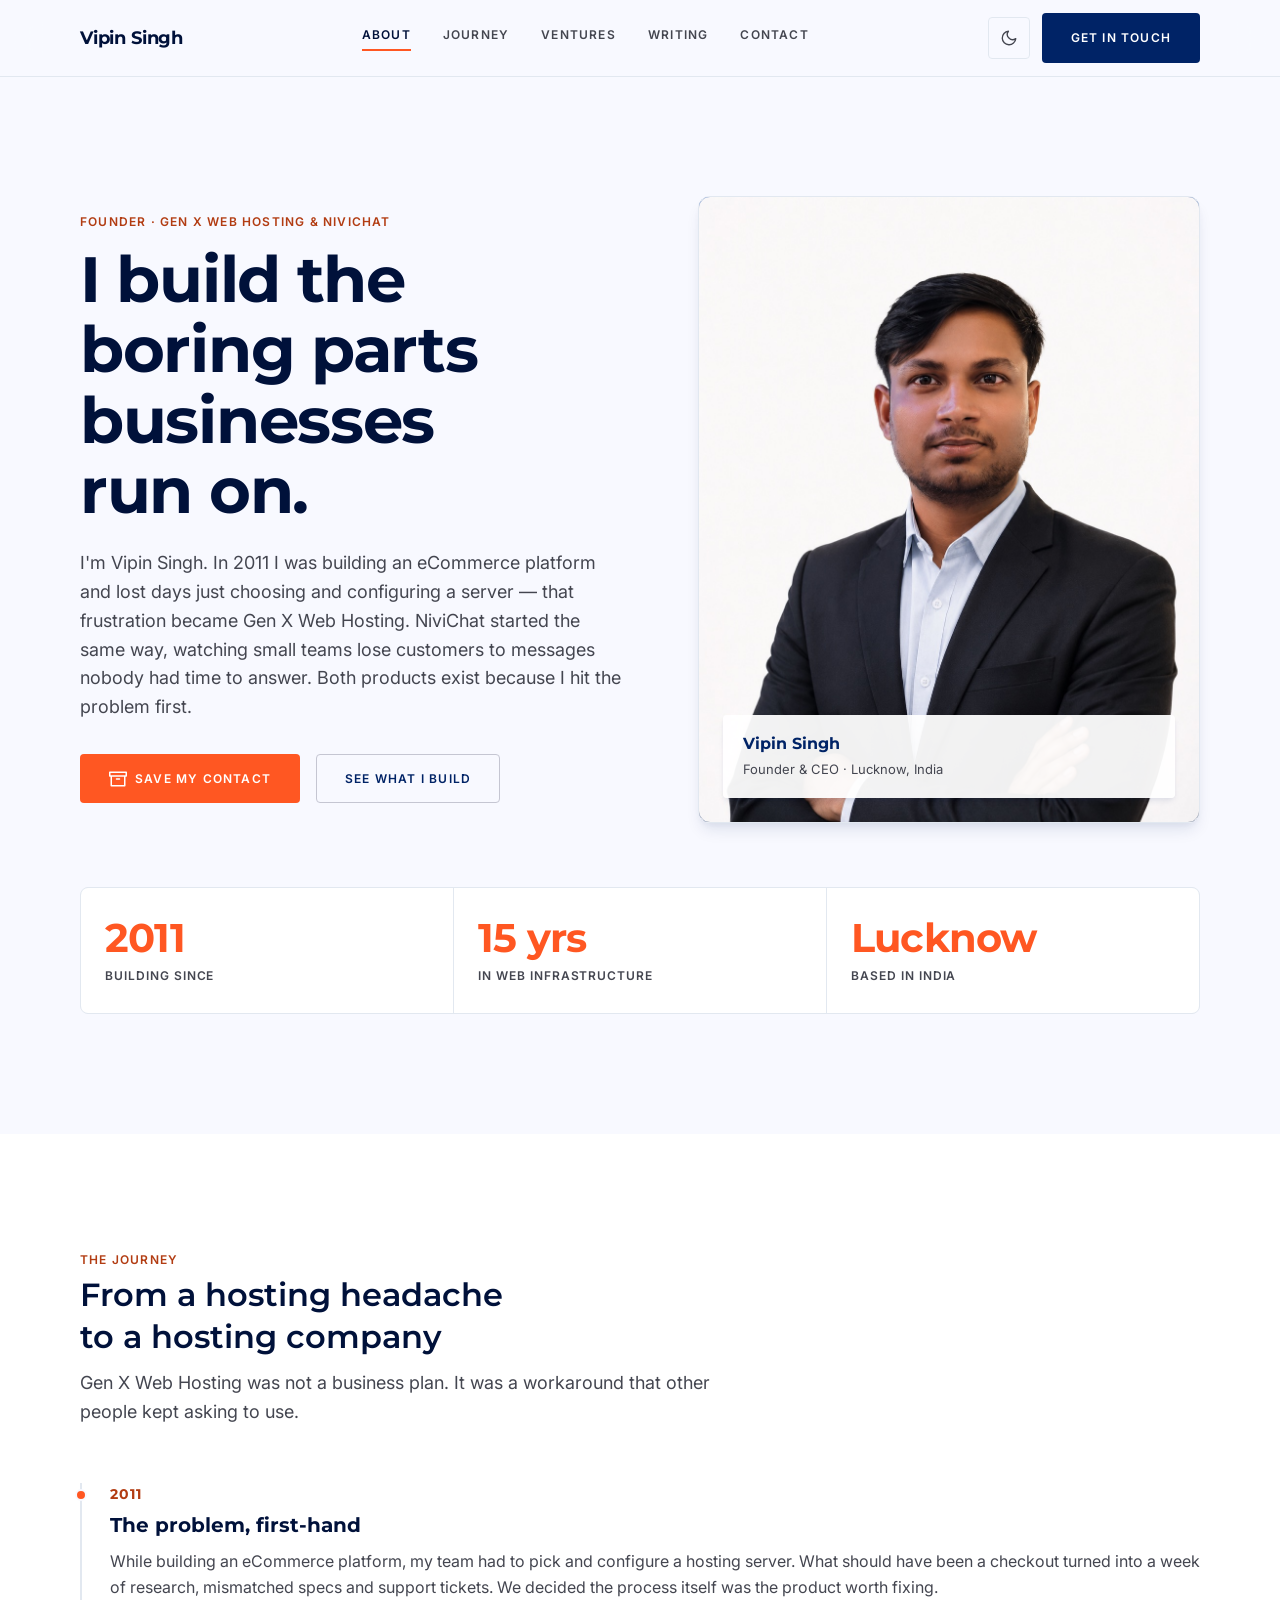
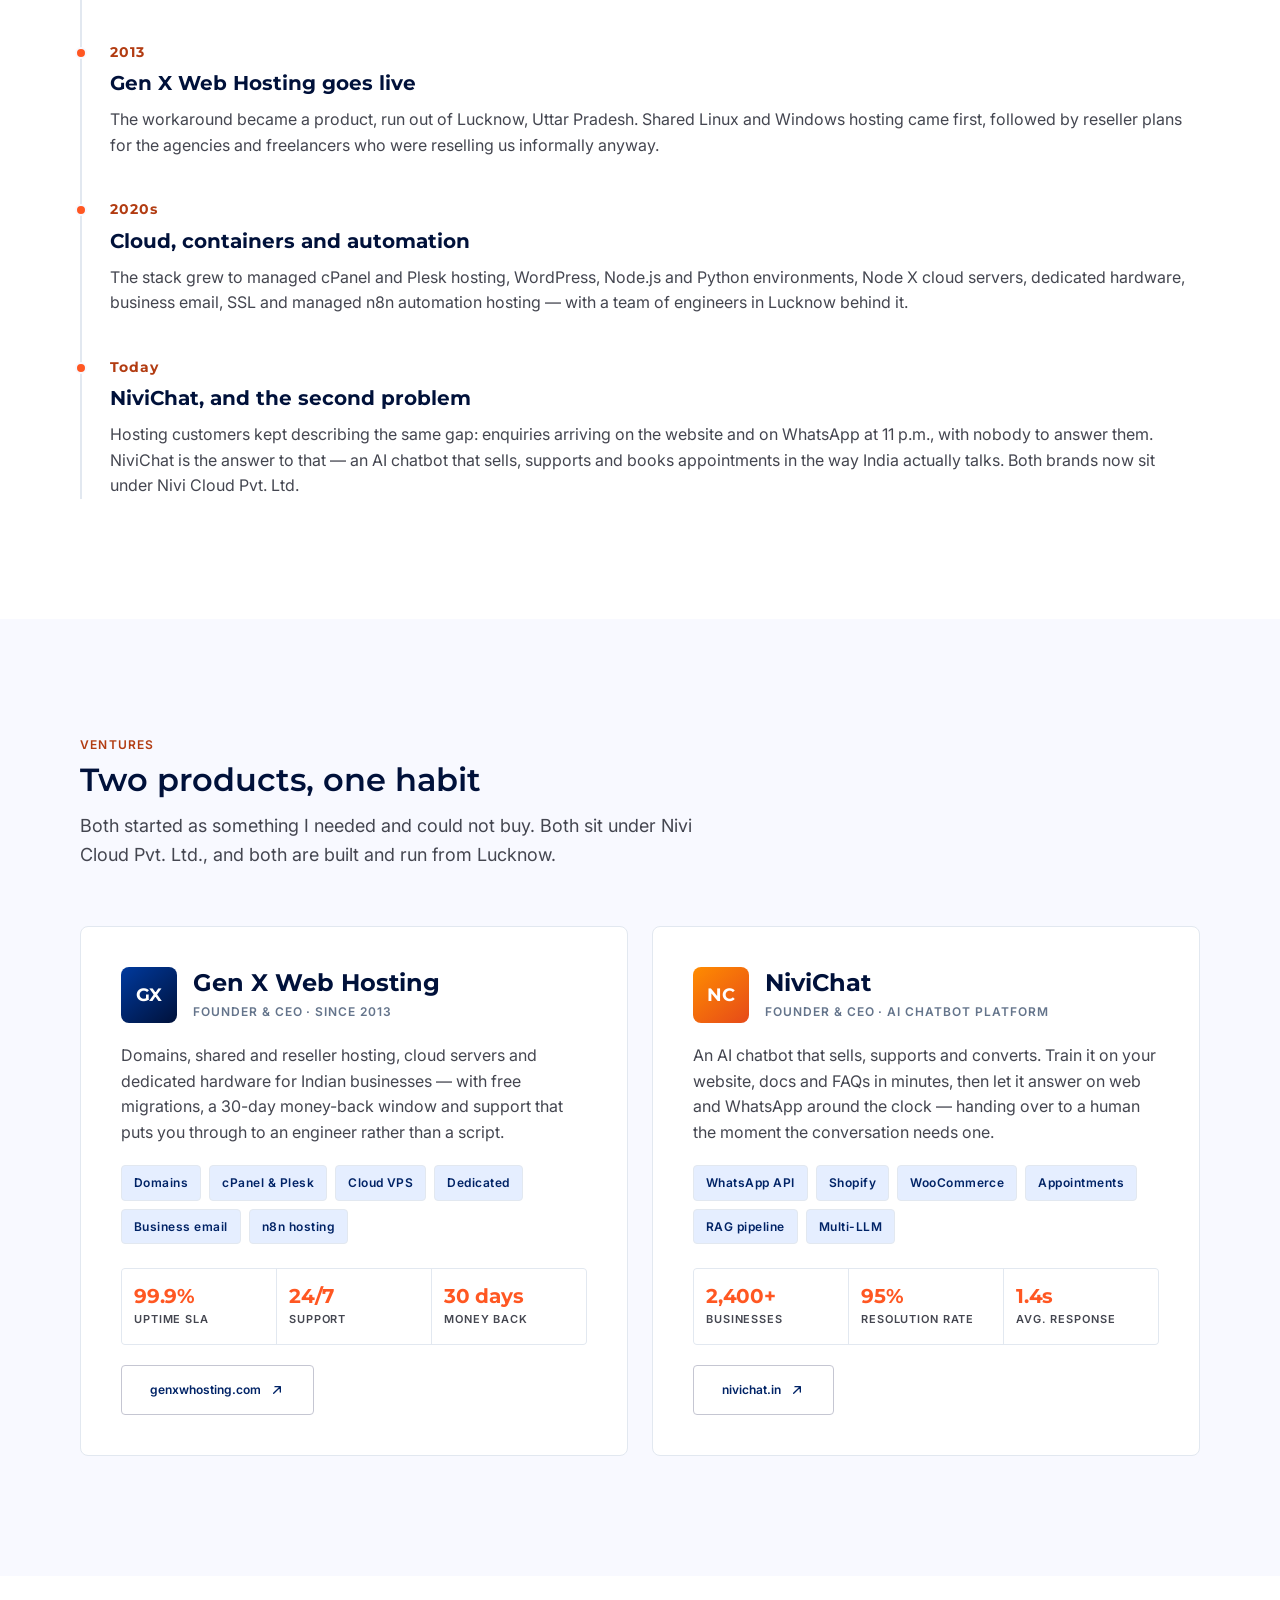
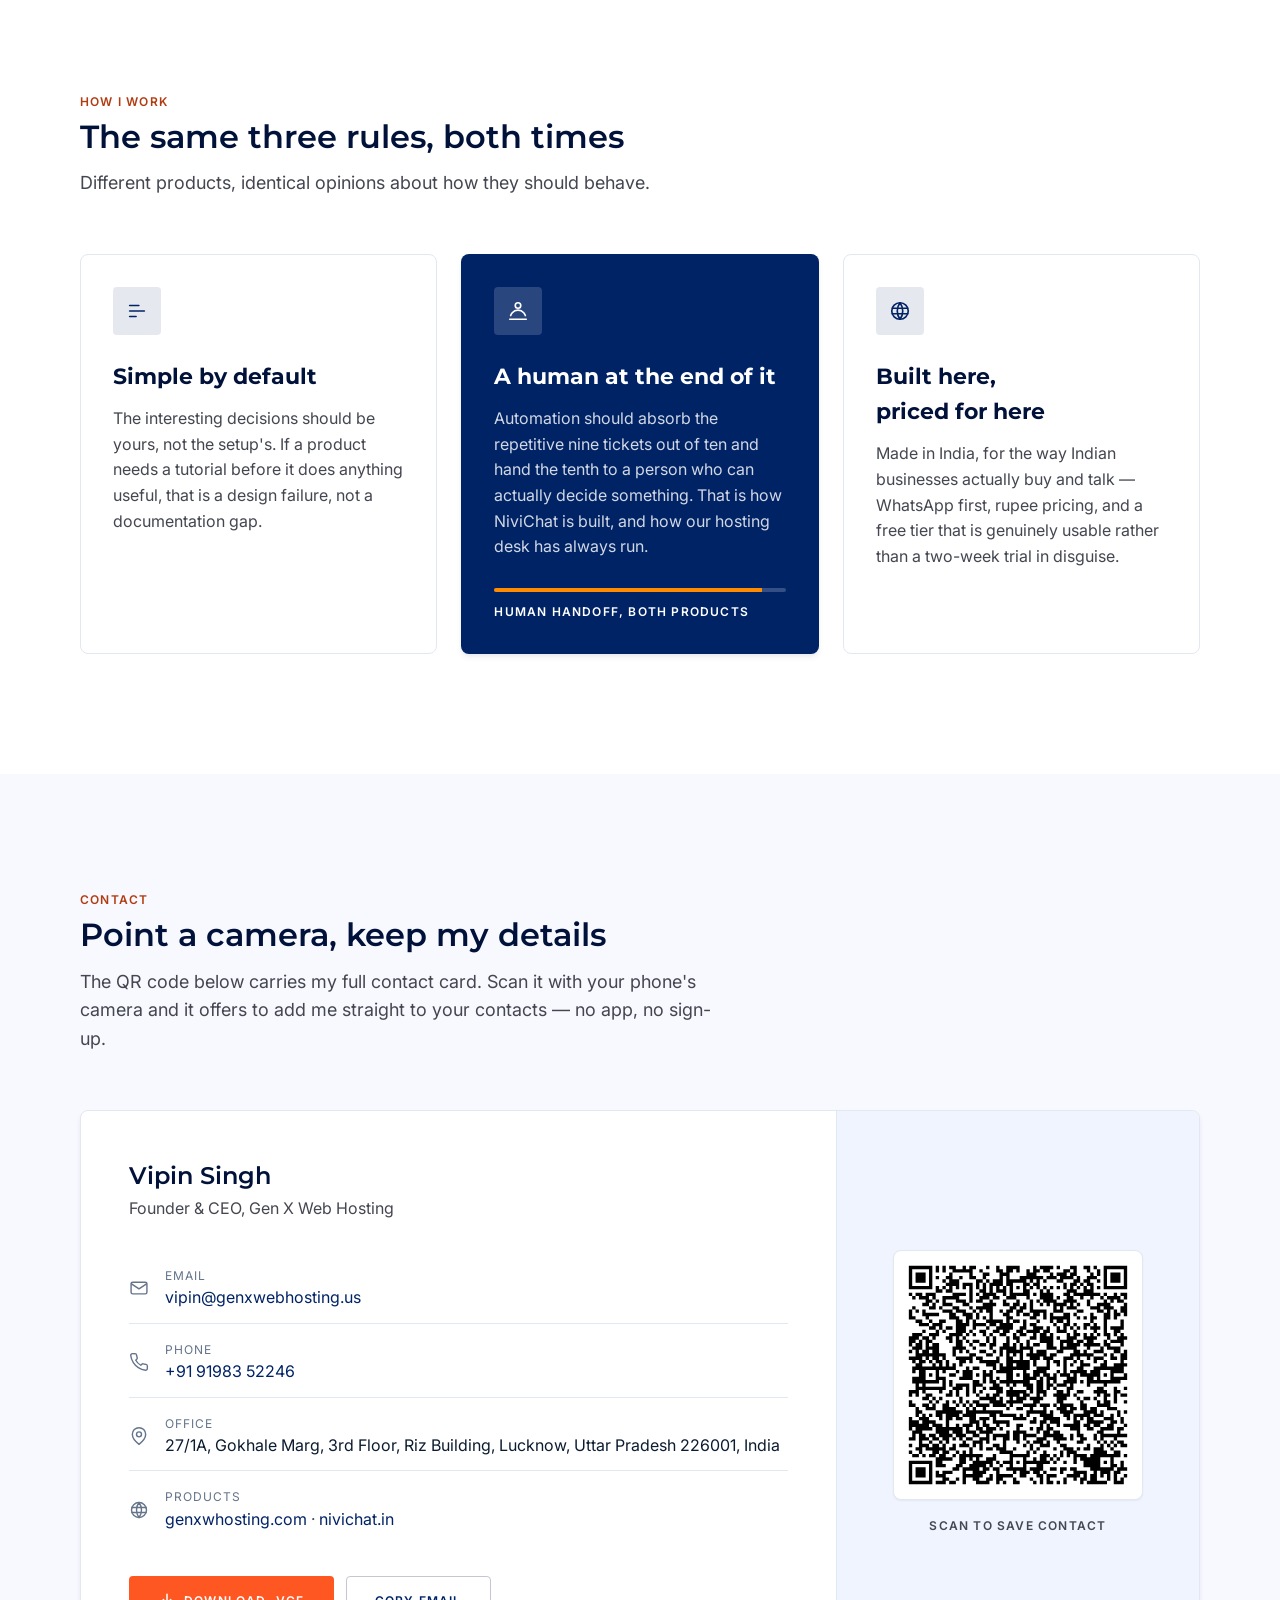
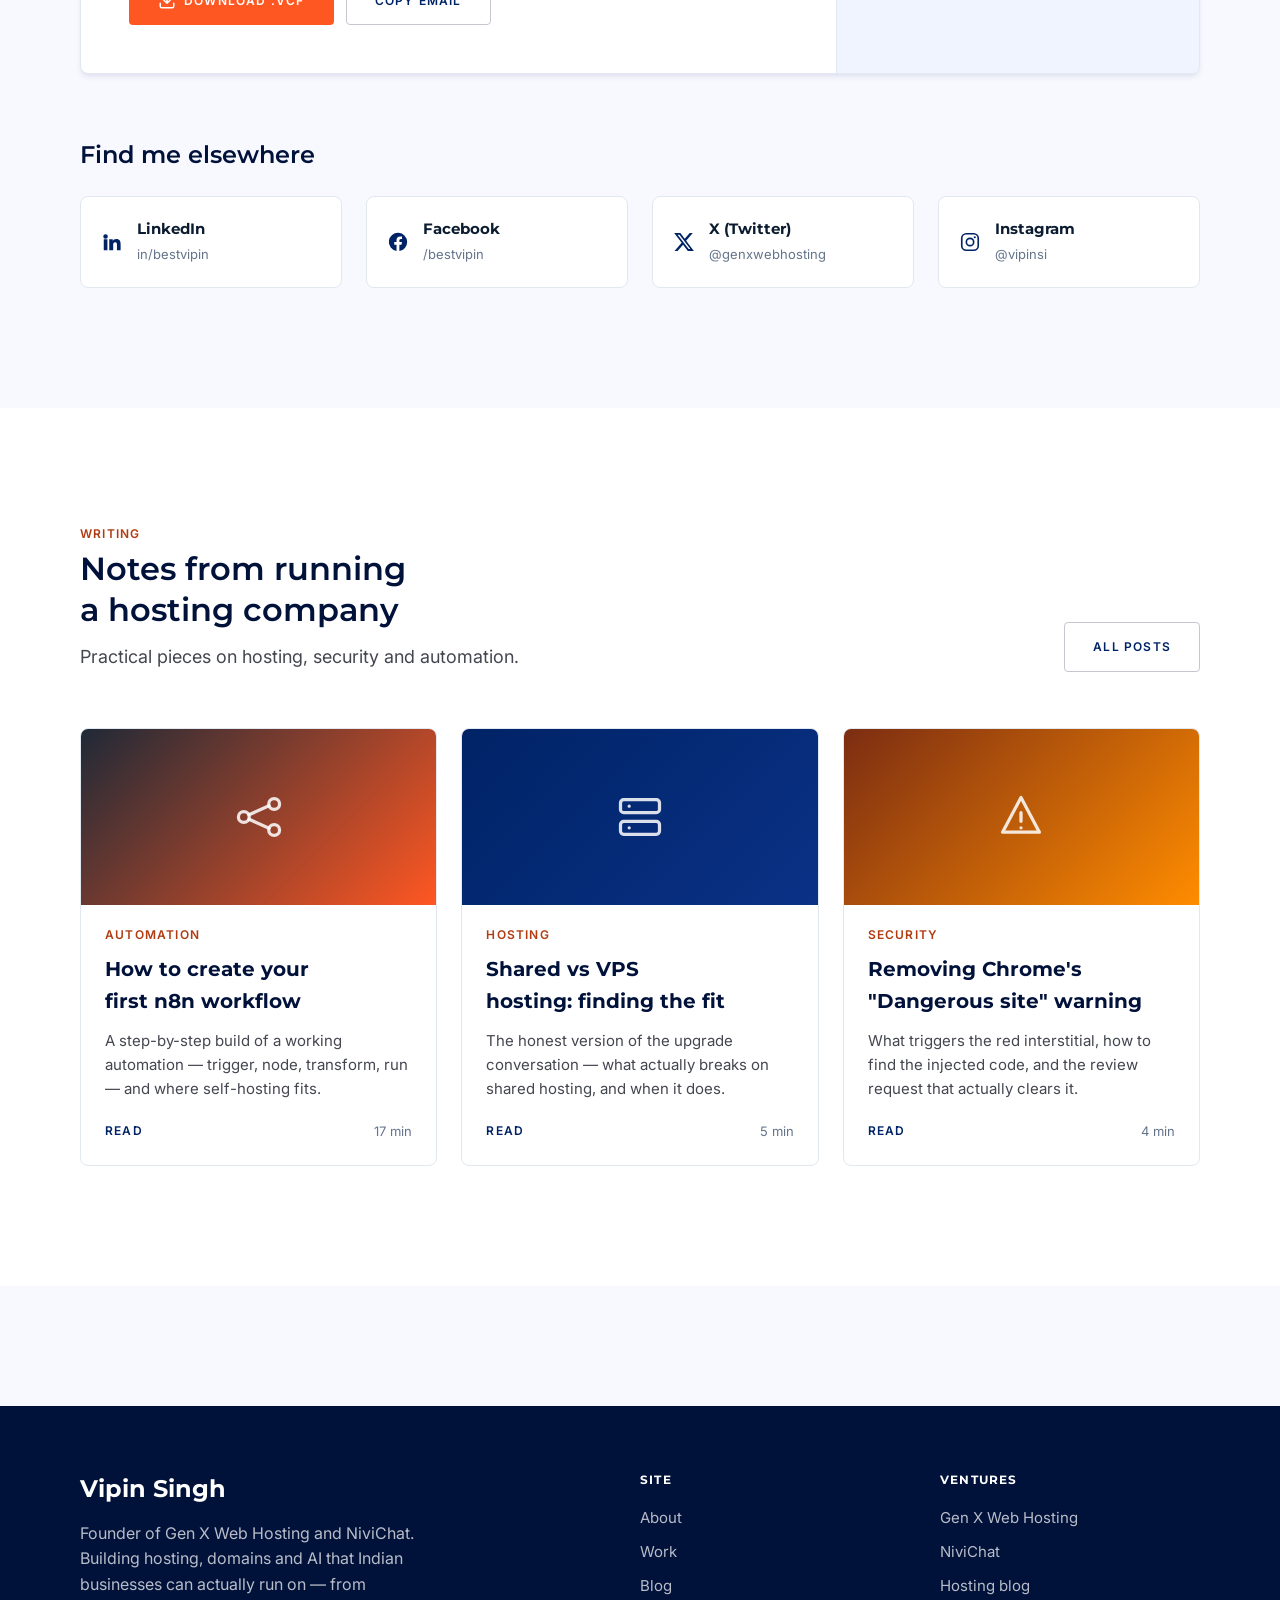
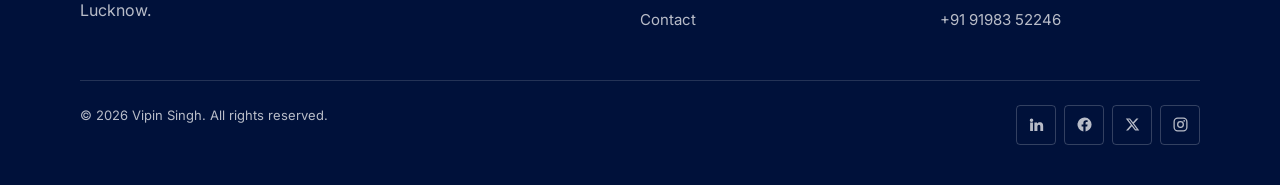
<file: index.html>
<!DOCTYPE html>
<html lang="en" data-theme="light">
<head>
<meta charset="utf-8">
<meta name="viewport" content="width=device-width, initial-scale=1">
<title>Vipin Singh — Founder &amp; CEO, Gen X Web Hosting &amp; NiviChat</title>
<meta name="description" content="Vipin Singh is the founder of Gen X Web Hosting and NiviChat — hosting, domains and an AI chatbot platform, built from Lucknow, India. Contact details, social profiles, a scan-to-save contact QR code and writing on infrastructure and AI.">
<link rel="canonical" href="https://vipinsingh.me/">
<meta name="theme-color" content="#002366">

<meta property="og:type" content="profile">
<meta property="og:title" content="Vipin Singh — Founder &amp; CEO, Gen X Web Hosting &amp; NiviChat">
<meta property="og:description" content="Building hosting, domains and AI that Indian businesses can actually run on. From Lucknow, since 2011.">
<meta property="og:url" content="https://vipinsingh.me/">
<meta property="og:site_name" content="Vipin Singh">
<meta name="twitter:card" content="summary_large_image">

<link rel="preconnect" href="https://fonts.googleapis.com">
<link rel="preconnect" href="https://fonts.gstatic.com" crossorigin>
<link href="https://fonts.googleapis.com/css2?family=Inter:wght@400;500;600&family=Montserrat:wght@600;700&display=swap" rel="stylesheet">
<link rel="stylesheet" href="assets/css/style.css">
<link rel="icon" href="assets/img/favicon.svg" type="image/svg+xml">

<script type="application/ld+json">
{
  "@context": "https://schema.org",
  "@type": "Person",
  "name": "Vipin Singh",
  "url": "https://vipinsingh.me",
  "jobTitle": "Founder & Chief Executive Officer",
  "email": "mailto:vipin@genxwebhosting.us",
  "telephone": "+91-91983-52246",
  "worksFor": [
    {
      "@type": "Organization",
      "name": "Gen X Web Hosting",
      "url": "https://genxwhosting.com",
      "description": "Domain registration, web hosting, cloud and dedicated servers.",
      "parentOrganization": { "@type": "Organization", "name": "Nivi Cloud Pvt. Ltd." }
    },
    {
      "@type": "Organization",
      "name": "NiviChat",
      "url": "https://nivichat.in",
      "description": "AI chatbot platform for web and WhatsApp.",
      "parentOrganization": { "@type": "Organization", "name": "Nivi Cloud Pvt. Ltd." }
    }
  ],
  "address": {
    "@type": "PostalAddress",
    "streetAddress": "27/1A, Gokhale Marg, 3rd Floor, Riz Building",
    "addressLocality": "Lucknow",
    "addressRegion": "Uttar Pradesh",
    "postalCode": "226001",
    "addressCountry": "IN"
  },
  "sameAs": [
    "https://www.linkedin.com/in/bestvipin",
    "https://www.facebook.com/bestvipin",
    "https://x.com/genxwebhosting",
    "https://www.instagram.com/vipinsi/",
    "https://www.linkedin.com/company/genxwebhosting/"
  ]
}
</script>
<script>
  try {
    var t = localStorage.getItem('vs-theme');
    if (!t) t = matchMedia('(prefers-color-scheme: dark)').matches ? 'dark' : 'light';
    document.documentElement.setAttribute('data-theme', t);
  } catch (e) {}
</script>
</head>
<body>
<a class="skip-link" href="#main">Skip to content</a>

<!-- ============================ NAV ============================ -->
<header class="nav">
  <div class="nav__inner">
    <a class="nav__brand" href="/">Vipin Singh</a>

    <nav class="nav__links" aria-label="Primary">
      <a href="#about">About</a>
      <a href="#journey">Journey</a>
      <a href="#ventures">Ventures</a>
      <a href="#writing">Writing</a>
      <a href="#contact">Contact</a>
    </nav>

    <div class="nav__actions">
      <button class="icon-btn" data-theme-toggle type="button" aria-label="Switch theme">
        <svg data-icon="moon" class="i" width="18" height="18" viewBox="0 0 24 24" fill="none" stroke="currentColor" stroke-width="1.8" stroke-linecap="round" stroke-linejoin="round"><path d="M21 12.79A9 9 0 1 1 11.21 3 7 7 0 0 0 21 12.79z"/></svg>
        <svg data-icon="sun" class="i" width="18" height="18" viewBox="0 0 24 24" fill="none" stroke="currentColor" stroke-width="1.8" stroke-linecap="round" stroke-linejoin="round" style="display:none"><circle cx="12" cy="12" r="4"/><path d="M12 2v2M12 20v2M4.9 4.9l1.4 1.4M17.7 17.7l1.4 1.4M2 12h2M20 12h2M4.9 19.1l1.4-1.4M17.7 6.3l1.4-1.4"/></svg>
      </button>
      <a class="btn btn--primary nav__cta" href="#contact">Get in touch</a>
      <button class="icon-btn nav__toggle" data-nav-toggle type="button" aria-expanded="false" aria-label="Open menu">
        <svg class="i" width="20" height="20" viewBox="0 0 24 24" fill="none" stroke="currentColor" stroke-width="2" stroke-linecap="round"><path d="M3 6h18M3 12h18M3 18h18"/></svg>
      </button>
    </div>
  </div>
  <div class="nav__panel" data-nav-panel>
    <a href="#about">About</a>
    <a href="#journey">Journey</a>
    <a href="#ventures">Ventures</a>
    <a href="#writing">Writing</a>
    <a href="blog.html">Blog</a>
    <a href="#contact">Contact</a>
    <a class="btn btn--cta" href="#contact">Save my contact</a>
  </div>
</header>

<main id="main">

<!-- ============================ HERO ============================ -->
<section class="hero" id="about">
  <div class="wrap">
    <div class="grid hero__grid">
      <div class="reveal">
        <span class="kicker">Founder · Gen X Web Hosting &amp; NiviChat</span>
        <h1 class="display" style="margin-top:16px">I build the boring parts businesses run on.</h1>
        <p class="lead">
          I'm Vipin Singh. In 2011 I was building an eCommerce platform and lost days just
          choosing and configuring a server — that frustration became Gen X Web Hosting.
          NiviChat started the same way, watching small teams lose customers to messages
          nobody had time to answer. Both products exist because I hit the problem first.
        </p>
        <div class="hero__actions">
          <a class="btn btn--cta" href="#contact">
            <svg class="i" viewBox="0 0 24 24" fill="none" stroke="currentColor" stroke-width="2" stroke-linecap="round" stroke-linejoin="round"><path d="M21 8v13H3V8M1 3h22v5H1zM10 12h4"/></svg>
            Save my contact
          </a>
          <a class="btn btn--ghost" href="#ventures">See what I build</a>
        </div>
      </div>

      <div class="reveal" data-delay="120">
        <figure class="portrait">
          <img src="assets/img/vipin-singh.jpg" width="1023" height="1537"
               alt="Vipin Singh, Founder and CEO of Gen X Web Hosting"
               fetchpriority="high" onerror="this.remove()">
          <div class="portrait__fallback" aria-hidden="true">
            <span class="portrait__initials">VS</span>
          </div>
          <figcaption class="portrait__badge">
            <strong>Vipin Singh</strong>
            <span>Founder &amp; CEO · Lucknow, India</span>
          </figcaption>
        </figure>
      </div>
    </div>

    <div class="grid stats reveal" style="margin-top:64px" data-delay="80">
      <div class="stat"><div class="stat__num">2011</div><div class="stat__label">Building since</div></div>
      <div class="stat"><div class="stat__num">15&nbsp;yrs</div><div class="stat__label">In web infrastructure</div></div>
      <div class="stat"><div class="stat__num">Lucknow</div><div class="stat__label">Based in India</div></div>
    </div>
  </div>
</section>

<!-- ============================ JOURNEY ============================ -->
<section class="section section--tint" id="journey">
  <div class="wrap">
    <div class="grid" style="grid-template-columns:1fr;gap:56px">
      <div class="section-head reveal" style="max-width:640px;margin-bottom:0">
        <span class="kicker">The journey</span>
        <h2 class="headline">From a hosting headache to a hosting company</h2>
        <p class="lead">
          Gen X Web Hosting was not a business plan. It was a workaround that other people
          kept asking to use.
        </p>
      </div>

      <div class="timeline reveal" data-delay="80">
        <article class="tl">
          <div class="tl__year">2011</div>
          <h3>The problem, first-hand</h3>
          <p class="muted">
            While building an eCommerce platform, my team had to pick and configure a hosting
            server. What should have been a checkout turned into a week of research, mismatched
            specs and support tickets. We decided the process itself was the product worth fixing.
          </p>
        </article>

        <article class="tl">
          <div class="tl__year">2013</div>
          <h3>Gen X Web Hosting goes live</h3>
          <p class="muted">
            The workaround became a product, run out of Lucknow, Uttar Pradesh. Shared Linux
            and Windows hosting came first, followed by reseller plans for the agencies and
            freelancers who were reselling us informally anyway.
          </p>
        </article>

        <article class="tl">
          <div class="tl__year">2020s</div>
          <h3>Cloud, containers and automation</h3>
          <p class="muted">
            The stack grew to managed cPanel and Plesk hosting, WordPress, Node.js and Python
            environments, Node X cloud servers, dedicated hardware, business email, SSL and
            managed n8n automation hosting — with a team of engineers in Lucknow behind it.
          </p>
        </article>

        <article class="tl">
          <div class="tl__year">Today</div>
          <h3>NiviChat, and the second problem</h3>
          <p class="muted">
            Hosting customers kept describing the same gap: enquiries arriving on the website
            and on WhatsApp at 11&nbsp;p.m., with nobody to answer them. NiviChat is the answer
            to that — an AI chatbot that sells, supports and books appointments in the way
            India actually talks. Both brands now sit under Nivi Cloud Pvt.&nbsp;Ltd.
          </p>
        </article>
      </div>
    </div>
  </div>
</section>

<!-- ============================ VENTURES ============================ -->
<section class="section" id="ventures">
  <div class="wrap">
    <div class="section-head reveal" style="max-width:640px">
      <span class="kicker">Ventures</span>
      <h2 class="headline">Two products, one habit</h2>
      <p class="lead">
        Both started as something I needed and could not buy. Both sit under Nivi Cloud
        Pvt.&nbsp;Ltd., and both are built and run from Lucknow.
      </p>
    </div>

    <div class="grid ventures">

      <article class="card card--hover venture reveal">
        <div class="venture__head">
          <div class="venture__mark" data-brand="genx" aria-hidden="true">GX</div>
          <div>
            <h3>Gen X Web Hosting</h3>
            <span class="venture__role">Founder &amp; CEO · since 2013</span>
          </div>
        </div>
        <p>
          Domains, shared and reseller hosting, cloud servers and dedicated hardware for
          Indian businesses — with free migrations, a 30-day money-back window and support
          that puts you through to an engineer rather than a script.
        </p>
        <div class="chips">
          <span class="chip">Domains</span>
          <span class="chip">cPanel &amp; Plesk</span>
          <span class="chip">Cloud VPS</span>
          <span class="chip">Dedicated</span>
          <span class="chip">Business email</span>
          <span class="chip">n8n hosting</span>
        </div>
        <dl class="venture__stats">
          <div><dt>99.9%</dt><dd>Uptime SLA</dd></div>
          <div><dt>24/7</dt><dd>Support</dd></div>
          <div><dt>30 days</dt><dd>Money back</dd></div>
        </dl>
        <a class="btn btn--ghost venture__cta" href="https://genxwhosting.com" target="_blank" rel="noopener">
          genxwhosting.com
          <svg class="i" viewBox="0 0 24 24" fill="none" stroke="currentColor" stroke-width="2" stroke-linecap="round" stroke-linejoin="round"><path d="M7 17 17 7M9 7h8v8"/></svg>
        </a>
      </article>

      <article class="card card--hover venture reveal" data-delay="110">
        <div class="venture__head">
          <div class="venture__mark" data-brand="nivi" aria-hidden="true">NC</div>
          <div>
            <h3>NiviChat</h3>
            <span class="venture__role">Founder &amp; CEO · AI chatbot platform</span>
          </div>
        </div>
        <p>
          An AI chatbot that sells, supports and converts. Train it on your website, docs
          and FAQs in minutes, then let it answer on web and WhatsApp around the clock —
          handing over to a human the moment the conversation needs one.
        </p>
        <div class="chips">
          <span class="chip">WhatsApp API</span>
          <span class="chip">Shopify</span>
          <span class="chip">WooCommerce</span>
          <span class="chip">Appointments</span>
          <span class="chip">RAG pipeline</span>
          <span class="chip">Multi-LLM</span>
        </div>
        <dl class="venture__stats">
          <div><dt>2,400+</dt><dd>Businesses</dd></div>
          <div><dt>95%</dt><dd>Resolution rate</dd></div>
          <div><dt>1.4s</dt><dd>Avg. response</dd></div>
        </dl>
        <a class="btn btn--ghost venture__cta" href="https://nivichat.in" target="_blank" rel="noopener">
          nivichat.in
          <svg class="i" viewBox="0 0 24 24" fill="none" stroke="currentColor" stroke-width="2" stroke-linecap="round" stroke-linejoin="round"><path d="M7 17 17 7M9 7h8v8"/></svg>
        </a>
      </article>

    </div>
  </div>
</section>

<!-- ============================ HOW I WORK ============================ -->
<section class="section section--tint" id="work">
  <div class="wrap">
    <div class="section-head reveal" style="max-width:640px">
      <span class="kicker">How I work</span>
      <h2 class="headline">The same three rules, both times</h2>
      <p class="lead">
        Different products, identical opinions about how they should behave.
      </p>
    </div>

    <div class="grid bento">
      <article class="card card--hover tile reveal">
        <div class="tile__icon">
          <svg class="i" width="22" height="22" viewBox="0 0 24 24" fill="none" stroke="currentColor" stroke-width="1.8" stroke-linecap="round" stroke-linejoin="round"><path d="M4 12h16"/><path d="M4 6h10M4 18h7"/></svg>
        </div>
        <h3>Simple by default</h3>
        <p>
          The interesting decisions should be yours, not the setup's. If a product needs a
          tutorial before it does anything useful, that is a design failure, not a
          documentation gap.
        </p>
      </article>

      <article class="card card--hover tile tile--feature reveal" data-delay="90">
        <div class="tile__icon">
          <svg class="i" width="22" height="22" viewBox="0 0 24 24" fill="none" stroke="currentColor" stroke-width="1.8" stroke-linecap="round" stroke-linejoin="round"><path d="M4 17s2-6 8-6 8 6 8 6"/><circle cx="12" cy="6" r="3"/><path d="M3 21h18"/></svg>
        </div>
        <h3>A human at the end of it</h3>
        <p>
          Automation should absorb the repetitive nine tickets out of ten and hand the tenth
          to a person who can actually decide something. That is how NiviChat is built, and
          how our hosting desk has always run.
        </p>
        <div class="meter"><i></i></div>
        <div class="meter-label">Human handoff, both products</div>
      </article>

      <article class="card card--hover tile reveal" data-delay="180">
        <div class="tile__icon">
          <svg class="i" width="22" height="22" viewBox="0 0 24 24" fill="none" stroke="currentColor" stroke-width="1.8" stroke-linecap="round" stroke-linejoin="round"><circle cx="12" cy="12" r="9"/><path d="M3.5 9h17M3.5 15h17M12 3a15 15 0 0 1 0 18a15 15 0 0 1 0-18z"/></svg>
        </div>
        <h3>Built here, priced for here</h3>
        <p>
          Made in India, for the way Indian businesses actually buy and talk — WhatsApp
          first, rupee pricing, and a free tier that is genuinely usable rather than a
          two-week trial in disguise.
        </p>
      </article>
    </div>
  </div>
</section>

<!-- ============================ CONTACT ============================ -->
<section class="section" id="contact">
  <div class="wrap">
    <div class="section-head reveal" style="max-width:640px">
      <span class="kicker">Contact</span>
      <h2 class="headline">Point a camera, keep my details</h2>
      <p class="lead">
        The QR code below carries my full contact card. Scan it with your phone's camera and it
        offers to add me straight to your contacts — no app, no sign-up.
      </p>
    </div>

    <div class="card contact-card reveal">
      <div class="contact-card__main">
        <h3 class="headline-sm">Vipin Singh</h3>
        <p class="muted" style="margin-top:4px">Founder &amp; CEO, Gen X Web Hosting</p>

        <div class="contact-list">
          <div class="contact-row">
            <svg class="i" width="20" height="20" viewBox="0 0 24 24" fill="none" stroke="currentColor" stroke-width="1.7" stroke-linecap="round" stroke-linejoin="round"><rect x="2.5" y="5" width="19" height="14" rx="2"/><path d="m3 7 9 6 9-6"/></svg>
            <div>
              <small>Email</small>
              <a href="mailto:vipin@genxwebhosting.us">vipin@genxwebhosting.us</a>
            </div>
          </div>
          <div class="contact-row">
            <svg class="i" width="20" height="20" viewBox="0 0 24 24" fill="none" stroke="currentColor" stroke-width="1.7" stroke-linecap="round" stroke-linejoin="round"><path d="M22 16.9v3a2 2 0 0 1-2.2 2 19.8 19.8 0 0 1-8.6-3.1 19.5 19.5 0 0 1-6-6A19.8 19.8 0 0 1 2.1 4.2 2 2 0 0 1 4.1 2h3a2 2 0 0 1 2 1.7c.1 1 .4 1.9.7 2.8a2 2 0 0 1-.5 2.1L8.1 9.9a16 16 0 0 0 6 6l1.3-1.3a2 2 0 0 1 2.1-.4c.9.3 1.8.6 2.8.7a2 2 0 0 1 1.7 2z"/></svg>
            <div>
              <small>Phone</small>
              <a href="tel:+919198352246">+91 91983 52246</a>
            </div>
          </div>
          <div class="contact-row">
            <svg class="i" width="20" height="20" viewBox="0 0 24 24" fill="none" stroke="currentColor" stroke-width="1.7" stroke-linecap="round" stroke-linejoin="round"><path d="M20 10c0 6-8 12-8 12s-8-6-8-12a8 8 0 0 1 16 0z"/><circle cx="12" cy="10" r="3"/></svg>
            <div>
              <small>Office</small>
              <span>27/1A, Gokhale Marg, 3rd Floor, Riz Building, Lucknow, Uttar&nbsp;Pradesh 226001, India</span>
            </div>
          </div>
          <div class="contact-row">
            <svg class="i" width="20" height="20" viewBox="0 0 24 24" fill="none" stroke="currentColor" stroke-width="1.7" stroke-linecap="round" stroke-linejoin="round"><circle cx="12" cy="12" r="9"/><path d="M3.5 9h17M3.5 15h17M12 3a15 15 0 0 1 0 18a15 15 0 0 1 0-18z"/></svg>
            <div>
              <small>Products</small>
              <a href="https://genxwhosting.com" target="_blank" rel="noopener">genxwhosting.com</a>
              <span class="muted"> · </span>
              <a href="https://nivichat.in" target="_blank" rel="noopener">nivichat.in</a>
            </div>
          </div>
        </div>

        <div class="actions-row">
          <button class="btn btn--cta" type="button" data-vcard>
            <svg class="i" viewBox="0 0 24 24" fill="none" stroke="currentColor" stroke-width="2" stroke-linecap="round" stroke-linejoin="round"><path d="M21 15v4a2 2 0 0 1-2 2H5a2 2 0 0 1-2-2v-4M7 10l5 5 5-5M12 15V3"/></svg>
            Download .vcf
          </button>
          <button class="btn btn--ghost" type="button" data-copy="vipin@genxwebhosting.us">Copy email</button>
        </div>
      </div>

      <aside class="contact-card__qr">
        <div class="qr-frame" data-qr>
          <noscript><img src="assets/img/contact-qr.svg" alt="QR code with the contact card for Vipin Singh" width="220" height="220"></noscript>
        </div>
        <span class="qr-caption">Scan to save contact</span>
      </aside>
    </div>

    <!-- Socials -->
    <h3 class="headline-sm reveal" style="margin:64px 0 24px">Find me elsewhere</h3>
    <div class="grid social-grid reveal" data-delay="60">
      <a class="social" href="https://www.linkedin.com/in/bestvipin" target="_blank" rel="noopener">
        <svg class="i" width="22" height="22" viewBox="0 0 24 24" fill="currentColor"><path d="M4.98 3.5a2.5 2.5 0 1 1 0 5 2.5 2.5 0 0 1 0-5zM3 9h4v12H3zM9 9h3.8v1.7h.05c.53-.95 1.83-1.95 3.77-1.95 4.03 0 4.78 2.5 4.78 5.76V21h-4v-5.6c0-1.34-.03-3.06-1.9-3.06-1.9 0-2.2 1.45-2.2 2.96V21H9z"/></svg>
        <div><b>LinkedIn</b><span>in/bestvipin</span></div>
      </a>
      <a class="social" href="https://www.facebook.com/bestvipin" target="_blank" rel="noopener">
        <svg class="i" width="22" height="22" viewBox="0 0 24 24" fill="currentColor"><path d="M22 12a10 10 0 1 0-11.6 9.9v-7H7.9V12h2.5V9.8c0-2.5 1.5-3.9 3.8-3.9 1.1 0 2.2.2 2.2.2v2.5h-1.3c-1.2 0-1.6.8-1.6 1.6V12h2.8l-.45 2.9h-2.35v7A10 10 0 0 0 22 12z"/></svg>
        <div><b>Facebook</b><span>/bestvipin</span></div>
      </a>
      <a class="social" href="https://x.com/genxwebhosting" target="_blank" rel="noopener">
        <svg class="i" width="22" height="22" viewBox="0 0 24 24" fill="currentColor"><path d="M18.24 2.25h3.31l-7.23 8.26 8.5 11.24h-6.65l-5.22-6.82-5.96 6.82H1.68l7.73-8.84L1.25 2.25h6.82l4.71 6.23zm-1.16 17.52h1.83L7.01 4.13H5.04z"/></svg>
        <div><b>X (Twitter)</b><span>@genxwebhosting</span></div>
      </a>
      <a class="social" href="https://www.instagram.com/vipinsi/" target="_blank" rel="noopener">
        <svg class="i" width="22" height="22" viewBox="0 0 24 24" fill="none" stroke="currentColor" stroke-width="1.8"><rect x="3" y="3" width="18" height="18" rx="5"/><circle cx="12" cy="12" r="4"/><circle cx="17.2" cy="6.8" r="1.2" fill="currentColor" stroke="none"/></svg>
        <div><b>Instagram</b><span>@vipinsi</span></div>
      </a>
    </div>
  </div>
</section>

<!-- ============================ WRITING ============================ -->
<section class="section section--tint" id="writing">
  <div class="wrap">
    <div class="section-head reveal" style="display:flex;flex-wrap:wrap;gap:24px;justify-content:space-between;align-items:end">
      <div style="max-width:560px">
        <span class="kicker">Writing</span>
        <h2 class="headline">Notes from running a hosting company</h2>
        <p class="lead">Practical pieces on hosting, security and automation.</p>
      </div>
      <a class="btn btn--ghost" href="blog.html">All posts</a>
    </div>

    <div class="grid posts">
      <a class="card card--hover post reveal" href="posts/n8n-first-workflow.html">
        <div class="post__media" data-tone="b">
          <svg width="52" height="52" viewBox="0 0 24 24" fill="none" stroke="currentColor" stroke-width="1.5" stroke-linecap="round" stroke-linejoin="round"><circle cx="5" cy="12" r="2.5"/><circle cx="19" cy="6" r="2.5"/><circle cx="19" cy="18" r="2.5"/><path d="M7.4 11 16.6 6.8M7.4 13l9.2 4.2"/></svg>
        </div>
        <div class="post__body">
          <span class="kicker">Automation</span>
          <h3>How to create your first n8n workflow</h3>
          <p>A step-by-step build of a working automation — trigger, node, transform, run — and where self-hosting fits.</p>
          <div class="post__meta">Read <span class="post__date">17 min</span></div>
        </div>
      </a>

      <a class="card card--hover post reveal" data-delay="90" href="posts/shared-vs-vps.html">
        <div class="post__media" data-tone="a">
          <svg width="52" height="52" viewBox="0 0 24 24" fill="none" stroke="currentColor" stroke-width="1.5" stroke-linecap="round" stroke-linejoin="round"><rect x="3" y="4" width="18" height="6" rx="1.5"/><rect x="3" y="14" width="18" height="6" rx="1.5"/><path d="M7 7h.01M7 17h.01"/></svg>
        </div>
        <div class="post__body">
          <span class="kicker">Hosting</span>
          <h3>Shared vs VPS hosting: finding the fit</h3>
          <p>The honest version of the upgrade conversation — what actually breaks on shared hosting, and when it does.</p>
          <div class="post__meta">Read <span class="post__date">5 min</span></div>
        </div>
      </a>

      <a class="card card--hover post reveal" data-delay="180" href="posts/dangerous-site-warning.html">
        <div class="post__media" data-tone="e">
          <svg width="52" height="52" viewBox="0 0 24 24" fill="none" stroke="currentColor" stroke-width="1.5" stroke-linecap="round" stroke-linejoin="round"><path d="M12 3 3.5 19h17z"/><path d="M12 10v4M12 17h.01"/></svg>
        </div>
        <div class="post__body">
          <span class="kicker">Security</span>
          <h3>Removing Chrome's "Dangerous site" warning</h3>
          <p>What triggers the red interstitial, how to find the injected code, and the review request that actually clears it.</p>
          <div class="post__meta">Read <span class="post__date">4 min</span></div>
        </div>
      </a>
    </div>
  </div>
</section>

</main>

<!-- ============================ FOOTER ============================ -->
<footer class="footer">
  <div class="wrap">
    <div class="footer__top">
      <div>
        <div class="footer__brand">Vipin Singh</div>
        <p style="margin-top:12px;max-width:36ch">
          Founder of Gen X Web Hosting and NiviChat. Building hosting, domains and AI that
          Indian businesses can actually run on — from Lucknow.
        </p>
      </div>
      <div>
        <h4>Site</h4>
        <ul>
          <li><a href="#about">About</a></li>
          <li><a href="#work">Work</a></li>
          <li><a href="blog.html">Blog</a></li>
          <li><a href="#contact">Contact</a></li>
        </ul>
      </div>
      <div>
        <h4>Ventures</h4>
        <ul>
          <li><a href="https://genxwhosting.com" target="_blank" rel="noopener">Gen X Web Hosting</a></li>
          <li><a href="https://nivichat.in" target="_blank" rel="noopener">NiviChat</a></li>
          <li><a href="https://blog.genxwhosting.com" target="_blank" rel="noopener">Hosting blog</a></li>
          <li><a href="tel:+919198352246">+91 91983 52246</a></li>
        </ul>
      </div>
    </div>
    <div class="footer__bottom">
      <span>© <span data-year>2026</span> Vipin Singh. All rights reserved.</span>
      <div class="footer__social">
        <a href="https://www.linkedin.com/in/bestvipin" target="_blank" rel="noopener" aria-label="LinkedIn">
          <svg width="17" height="17" viewBox="0 0 24 24" fill="currentColor"><path d="M4.98 3.5a2.5 2.5 0 1 1 0 5 2.5 2.5 0 0 1 0-5zM3 9h4v12H3zM9 9h3.8v1.7h.05c.53-.95 1.83-1.95 3.77-1.95 4.03 0 4.78 2.5 4.78 5.76V21h-4v-5.6c0-1.34-.03-3.06-1.9-3.06-1.9 0-2.2 1.45-2.2 2.96V21H9z"/></svg>
        </a>
        <a href="https://www.facebook.com/bestvipin" target="_blank" rel="noopener" aria-label="Facebook">
          <svg width="17" height="17" viewBox="0 0 24 24" fill="currentColor"><path d="M22 12a10 10 0 1 0-11.6 9.9v-7H7.9V12h2.5V9.8c0-2.5 1.5-3.9 3.8-3.9 1.1 0 2.2.2 2.2.2v2.5h-1.3c-1.2 0-1.6.8-1.6 1.6V12h2.8l-.45 2.9h-2.35v7A10 10 0 0 0 22 12z"/></svg>
        </a>
        <a href="https://x.com/genxwebhosting" target="_blank" rel="noopener" aria-label="X">
          <svg width="15" height="15" viewBox="0 0 24 24" fill="currentColor"><path d="M18.24 2.25h3.31l-7.23 8.26 8.5 11.24h-6.65l-5.22-6.82-5.96 6.82H1.68l7.73-8.84L1.25 2.25h6.82l4.71 6.23zm-1.16 17.52h1.83L7.01 4.13H5.04z"/></svg>
        </a>
        <a href="https://www.instagram.com/vipinsi/" target="_blank" rel="noopener" aria-label="Instagram">
          <svg width="17" height="17" viewBox="0 0 24 24" fill="none" stroke="currentColor" stroke-width="1.8"><rect x="3" y="3" width="18" height="18" rx="5"/><circle cx="12" cy="12" r="4"/><circle cx="17.2" cy="6.8" r="1.2" fill="currentColor" stroke="none"/></svg>
        </a>
      </div>
    </div>
  </div>
</footer>

<script src="assets/js/qrcode.js"></script>
<script src="assets/js/main.js"></script>
</body>
</html>
</file>
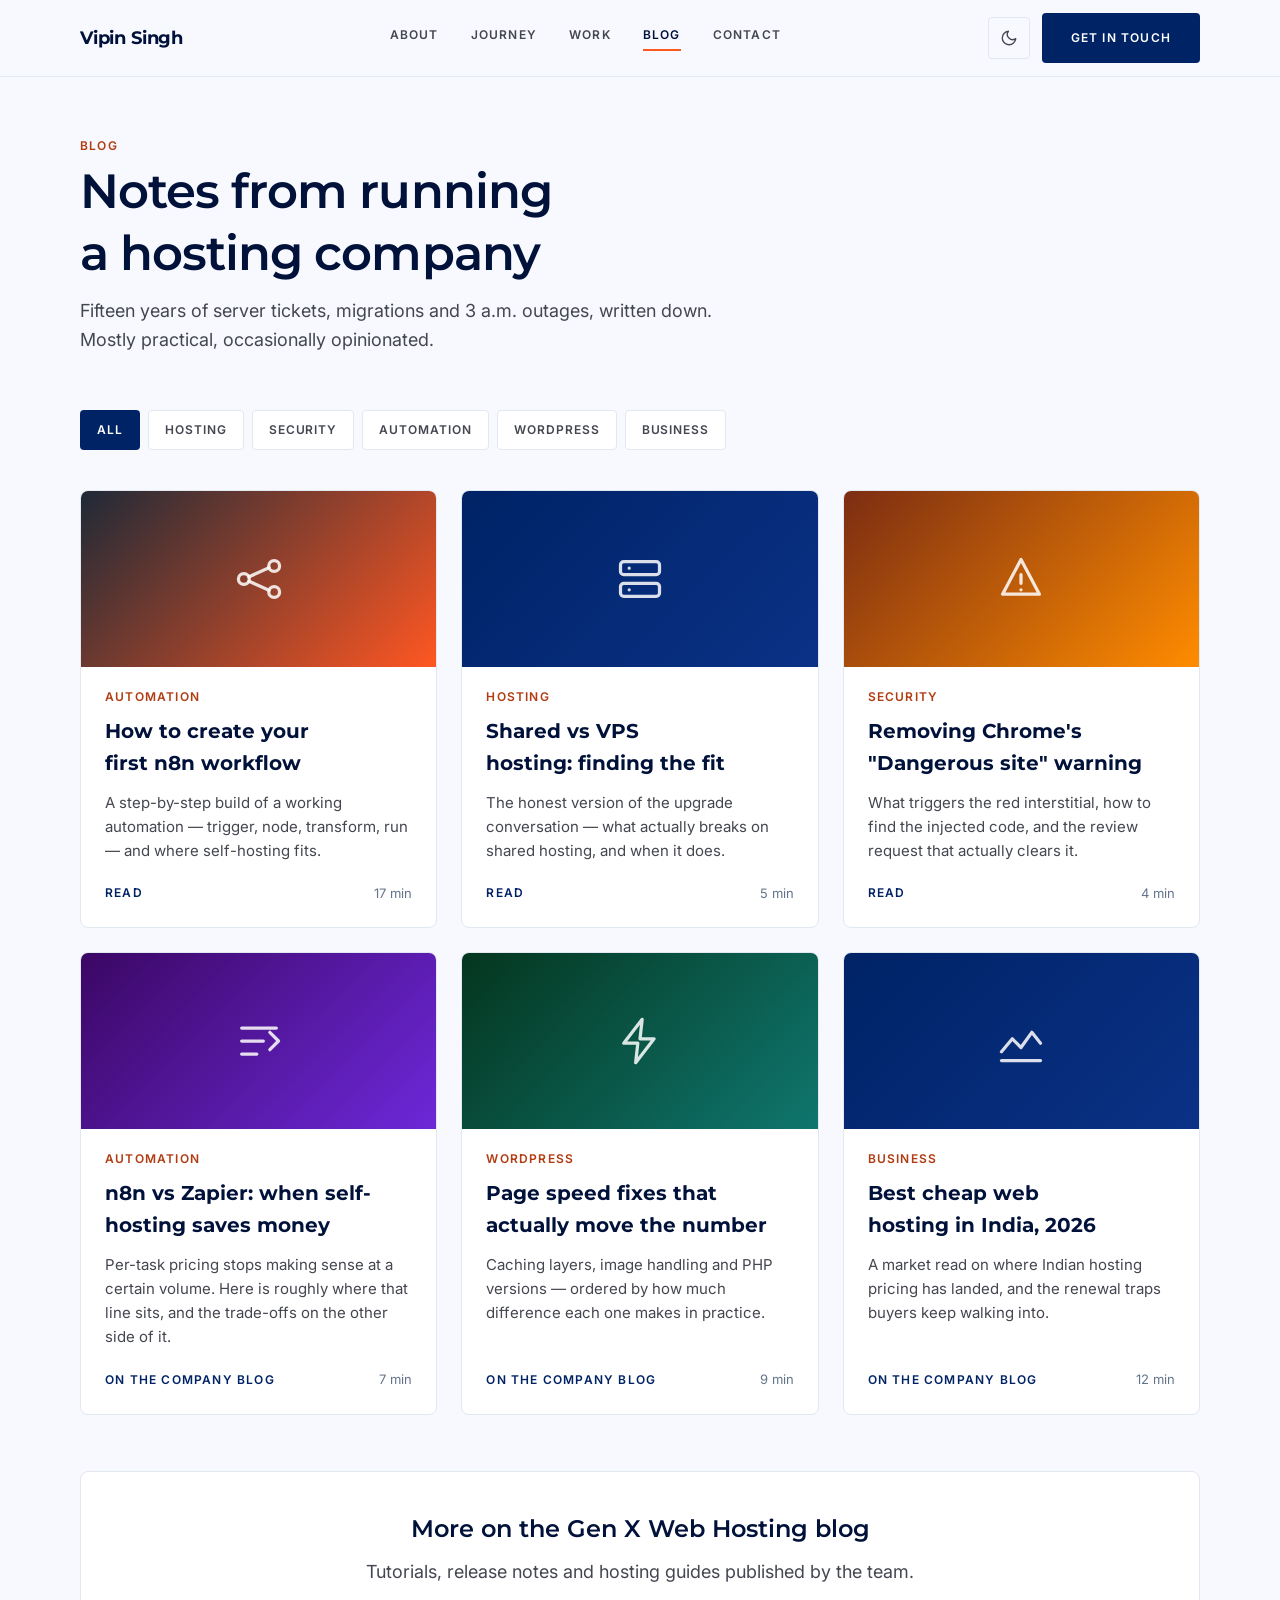
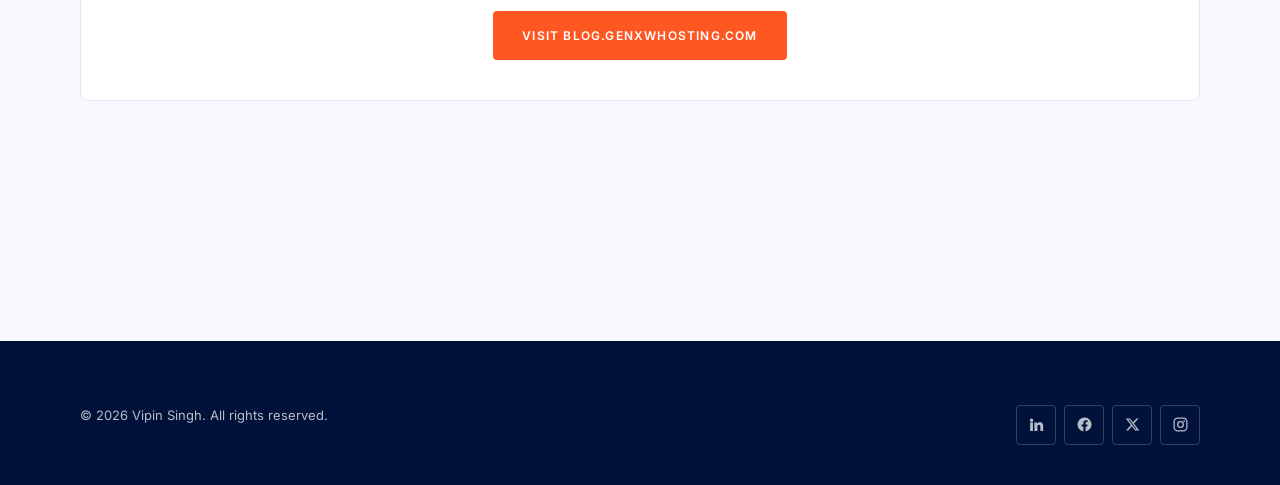
<file: blog.html>
<!DOCTYPE html>
<html lang="en" data-theme="light">
<head>
<meta charset="utf-8">
<meta name="viewport" content="width=device-width, initial-scale=1">
<title>Blog — Vipin Singh</title>
<meta name="description" content="Writing by Vipin Singh, Founder &amp; CEO of Gen X Web Hosting: hosting infrastructure, website security, WordPress performance and workflow automation.">
<link rel="canonical" href="https://vipinsingh.me/blog.html">
<meta name="theme-color" content="#002366">
<meta property="og:type" content="website">
<meta property="og:title" content="Blog — Vipin Singh">
<meta property="og:description" content="Notes on hosting, security and automation from the founder of Gen X Web Hosting.">
<link rel="preconnect" href="https://fonts.googleapis.com">
<link rel="preconnect" href="https://fonts.gstatic.com" crossorigin>
<link href="https://fonts.googleapis.com/css2?family=Inter:wght@400;500;600&family=Montserrat:wght@600;700&display=swap" rel="stylesheet">
<link rel="stylesheet" href="assets/css/style.css">
<link rel="icon" href="assets/img/favicon.svg" type="image/svg+xml">
<script>
  try {
    var t = localStorage.getItem('vs-theme');
    if (!t) t = matchMedia('(prefers-color-scheme: dark)').matches ? 'dark' : 'light';
    document.documentElement.setAttribute('data-theme', t);
  } catch (e) {}
</script>
</head>
<body>
<a class="skip-link" href="#main">Skip to content</a>

<header class="nav">
  <div class="nav__inner">
    <a class="nav__brand" href="index.html">Vipin Singh</a>
    <nav class="nav__links" aria-label="Primary">
      <a href="index.html#about">About</a>
      <a href="index.html#journey">Journey</a>
      <a href="index.html#work">Work</a>
      <a href="blog.html" class="is-active">Blog</a>
      <a href="index.html#contact">Contact</a>
    </nav>
    <div class="nav__actions">
      <button class="icon-btn" data-theme-toggle type="button" aria-label="Switch theme">
        <svg data-icon="moon" class="i" width="18" height="18" viewBox="0 0 24 24" fill="none" stroke="currentColor" stroke-width="1.8" stroke-linecap="round" stroke-linejoin="round"><path d="M21 12.79A9 9 0 1 1 11.21 3 7 7 0 0 0 21 12.79z"/></svg>
        <svg data-icon="sun" class="i" width="18" height="18" viewBox="0 0 24 24" fill="none" stroke="currentColor" stroke-width="1.8" stroke-linecap="round" stroke-linejoin="round" style="display:none"><circle cx="12" cy="12" r="4"/><path d="M12 2v2M12 20v2M4.9 4.9l1.4 1.4M17.7 17.7l1.4 1.4M2 12h2M20 12h2M4.9 19.1l1.4-1.4M17.7 6.3l1.4-1.4"/></svg>
      </button>
      <a class="btn btn--primary nav__cta" href="index.html#contact">Get in touch</a>
      <button class="icon-btn nav__toggle" data-nav-toggle type="button" aria-expanded="false" aria-label="Open menu">
        <svg class="i" width="20" height="20" viewBox="0 0 24 24" fill="none" stroke="currentColor" stroke-width="2" stroke-linecap="round"><path d="M3 6h18M3 12h18M3 18h18"/></svg>
      </button>
    </div>
  </div>
  <div class="nav__panel" data-nav-panel>
    <a href="index.html#about">About</a>
    <a href="index.html#journey">Journey</a>
    <a href="index.html#work">Work</a>
    <a href="blog.html">Blog</a>
    <a href="index.html#contact">Contact</a>
  </div>
</header>

<main id="main">
<section class="section" style="padding-top:calc(76px + 64px)">
  <div class="wrap">
    <div class="section-head reveal" style="max-width:680px">
      <span class="kicker">Blog</span>
      <h2 class="headline" style="font-size:clamp(2rem,5vw,3rem);letter-spacing:-.02em">Notes from running a hosting company</h2>
      <p class="lead">
        Fifteen years of server tickets, migrations and 3 a.m. outages, written down. Mostly
        practical, occasionally opinionated.
      </p>
    </div>

    <div class="filters reveal">
      <button class="filter is-active" data-filter="all" type="button">All</button>
      <button class="filter" data-filter="hosting" type="button">Hosting</button>
      <button class="filter" data-filter="security" type="button">Security</button>
      <button class="filter" data-filter="automation" type="button">Automation</button>
      <button class="filter" data-filter="wordpress" type="button">WordPress</button>
      <button class="filter" data-filter="business" type="button">Business</button>
    </div>

    <div class="grid posts">

      <a class="card card--hover post reveal" data-category="automation" href="posts/n8n-first-workflow.html">
        <div class="post__media" data-tone="b">
          <svg width="52" height="52" viewBox="0 0 24 24" fill="none" stroke="currentColor" stroke-width="1.5" stroke-linecap="round" stroke-linejoin="round"><circle cx="5" cy="12" r="2.5"/><circle cx="19" cy="6" r="2.5"/><circle cx="19" cy="18" r="2.5"/><path d="M7.4 11 16.6 6.8M7.4 13l9.2 4.2"/></svg>
        </div>
        <div class="post__body">
          <span class="kicker">Automation</span>
          <h3>How to create your first n8n workflow</h3>
          <p>A step-by-step build of a working automation — trigger, node, transform, run — and where self-hosting fits.</p>
          <div class="post__meta">Read <span class="post__date">17 min</span></div>
        </div>
      </a>

      <a class="card card--hover post reveal" data-category="hosting" data-delay="60" href="posts/shared-vs-vps.html">
        <div class="post__media" data-tone="a">
          <svg width="52" height="52" viewBox="0 0 24 24" fill="none" stroke="currentColor" stroke-width="1.5" stroke-linecap="round" stroke-linejoin="round"><rect x="3" y="4" width="18" height="6" rx="1.5"/><rect x="3" y="14" width="18" height="6" rx="1.5"/><path d="M7 7h.01M7 17h.01"/></svg>
        </div>
        <div class="post__body">
          <span class="kicker">Hosting</span>
          <h3>Shared vs VPS hosting: finding the fit</h3>
          <p>The honest version of the upgrade conversation — what actually breaks on shared hosting, and when it does.</p>
          <div class="post__meta">Read <span class="post__date">5 min</span></div>
        </div>
      </a>

      <a class="card card--hover post reveal" data-category="security" data-delay="120" href="posts/dangerous-site-warning.html">
        <div class="post__media" data-tone="e">
          <svg width="52" height="52" viewBox="0 0 24 24" fill="none" stroke="currentColor" stroke-width="1.5" stroke-linecap="round" stroke-linejoin="round"><path d="M12 3 3.5 19h17z"/><path d="M12 10v4M12 17h.01"/></svg>
        </div>
        <div class="post__body">
          <span class="kicker">Security</span>
          <h3>Removing Chrome's "Dangerous site" warning</h3>
          <p>What triggers the red interstitial, how to find the injected code, and the review request that actually clears it.</p>
          <div class="post__meta">Read <span class="post__date">4 min</span></div>
        </div>
      </a>

      <a class="card card--hover post reveal" data-category="automation" href="https://blog.genxwhosting.com" target="_blank" rel="noopener">
        <div class="post__media" data-tone="d">
          <svg width="52" height="52" viewBox="0 0 24 24" fill="none" stroke="currentColor" stroke-width="1.5" stroke-linecap="round" stroke-linejoin="round"><path d="M4 6h16M4 12h10M4 18h7"/><path d="M17 14l4 4-4 4" transform="translate(0,-6)"/></svg>
        </div>
        <div class="post__body">
          <span class="kicker">Automation</span>
          <h3>n8n vs Zapier: when self-hosting saves money</h3>
          <p>Per-task pricing stops making sense at a certain volume. Here is roughly where that line sits, and the trade-offs on the other side of it.</p>
          <div class="post__meta">On the company blog <span class="post__date">7 min</span></div>
        </div>
      </a>

      <a class="card card--hover post reveal" data-category="wordpress" data-delay="60" href="https://blog.genxwhosting.com" target="_blank" rel="noopener">
        <div class="post__media" data-tone="c">
          <svg width="52" height="52" viewBox="0 0 24 24" fill="none" stroke="currentColor" stroke-width="1.5" stroke-linecap="round" stroke-linejoin="round"><path d="M13 2 4.5 13H11l-1 9 8.5-11H12z"/></svg>
        </div>
        <div class="post__body">
          <span class="kicker">WordPress</span>
          <h3>Page speed fixes that actually move the number</h3>
          <p>Caching layers, image handling and PHP versions — ordered by how much difference each one makes in practice.</p>
          <div class="post__meta">On the company blog <span class="post__date">9 min</span></div>
        </div>
      </a>

      <a class="card card--hover post reveal" data-category="business" data-delay="120" href="https://blog.genxwhosting.com" target="_blank" rel="noopener">
        <div class="post__media" data-tone="a">
          <svg width="52" height="52" viewBox="0 0 24 24" fill="none" stroke="currentColor" stroke-width="1.5" stroke-linecap="round" stroke-linejoin="round"><path d="M3 17l5-6 4 4 5-7 4 5"/><path d="M3 21h18"/></svg>
        </div>
        <div class="post__body">
          <span class="kicker">Business</span>
          <h3>Best cheap web hosting in India, 2026</h3>
          <p>A market read on where Indian hosting pricing has landed, and the renewal traps buyers keep walking into.</p>
          <div class="post__meta">On the company blog <span class="post__date">12 min</span></div>
        </div>
      </a>

    </div>

    <div class="card reveal" style="margin-top:56px;padding:40px;text-align:center">
      <h3 class="headline-sm">More on the Gen X Web Hosting blog</h3>
      <p class="lead" style="margin:12px auto 24px;max-width:52ch">
        Tutorials, release notes and hosting guides published by the team.
      </p>
      <a class="btn btn--cta" href="https://blog.genxwhosting.com" target="_blank" rel="noopener">Visit blog.genxwhosting.com</a>
    </div>
  </div>
</section>
</main>

<footer class="footer">
  <div class="wrap">
    <div class="footer__bottom" style="margin-top:0;padding-top:0;border-top:0">
      <span>© <span data-year>2026</span> Vipin Singh. All rights reserved.</span>
      <div class="footer__social">
        <a href="https://www.linkedin.com/in/bestvipin" target="_blank" rel="noopener" aria-label="LinkedIn"><svg width="17" height="17" viewBox="0 0 24 24" fill="currentColor"><path d="M4.98 3.5a2.5 2.5 0 1 1 0 5 2.5 2.5 0 0 1 0-5zM3 9h4v12H3zM9 9h3.8v1.7h.05c.53-.95 1.83-1.95 3.77-1.95 4.03 0 4.78 2.5 4.78 5.76V21h-4v-5.6c0-1.34-.03-3.06-1.9-3.06-1.9 0-2.2 1.45-2.2 2.96V21H9z"/></svg></a>
        <a href="https://www.facebook.com/bestvipin" target="_blank" rel="noopener" aria-label="Facebook"><svg width="17" height="17" viewBox="0 0 24 24" fill="currentColor"><path d="M22 12a10 10 0 1 0-11.6 9.9v-7H7.9V12h2.5V9.8c0-2.5 1.5-3.9 3.8-3.9 1.1 0 2.2.2 2.2.2v2.5h-1.3c-1.2 0-1.6.8-1.6 1.6V12h2.8l-.45 2.9h-2.35v7A10 10 0 0 0 22 12z"/></svg></a>
        <a href="https://x.com/genxwebhosting" target="_blank" rel="noopener" aria-label="X"><svg width="15" height="15" viewBox="0 0 24 24" fill="currentColor"><path d="M18.24 2.25h3.31l-7.23 8.26 8.5 11.24h-6.65l-5.22-6.82-5.96 6.82H1.68l7.73-8.84L1.25 2.25h6.82l4.71 6.23zm-1.16 17.52h1.83L7.01 4.13H5.04z"/></svg></a>
        <a href="https://www.instagram.com/vipinsi/" target="_blank" rel="noopener" aria-label="Instagram"><svg width="17" height="17" viewBox="0 0 24 24" fill="none" stroke="currentColor" stroke-width="1.8"><rect x="3" y="3" width="18" height="18" rx="5"/><circle cx="12" cy="12" r="4"/><circle cx="17.2" cy="6.8" r="1.2" fill="currentColor" stroke="none"/></svg></a>
      </div>
    </div>
  </div>
</footer>

<script src="assets/js/main.js"></script>
</body>
</html>
</file>
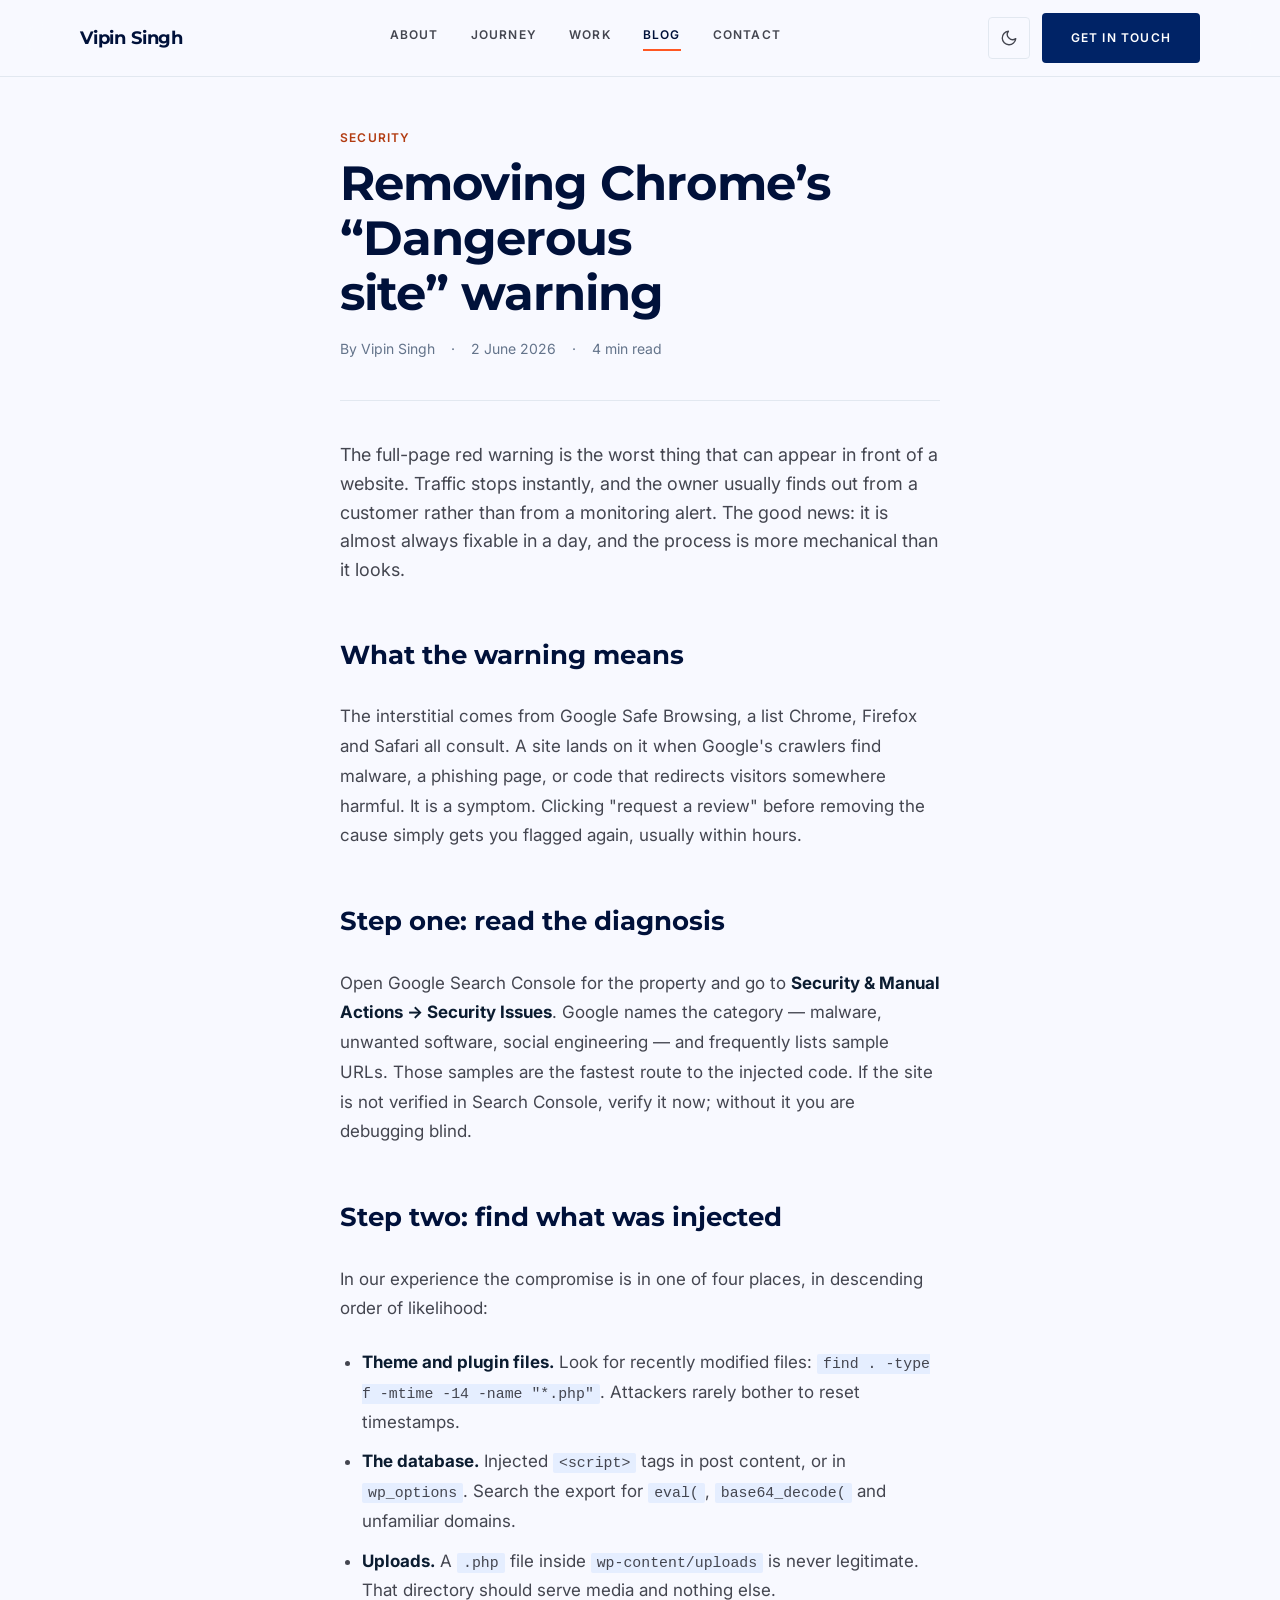
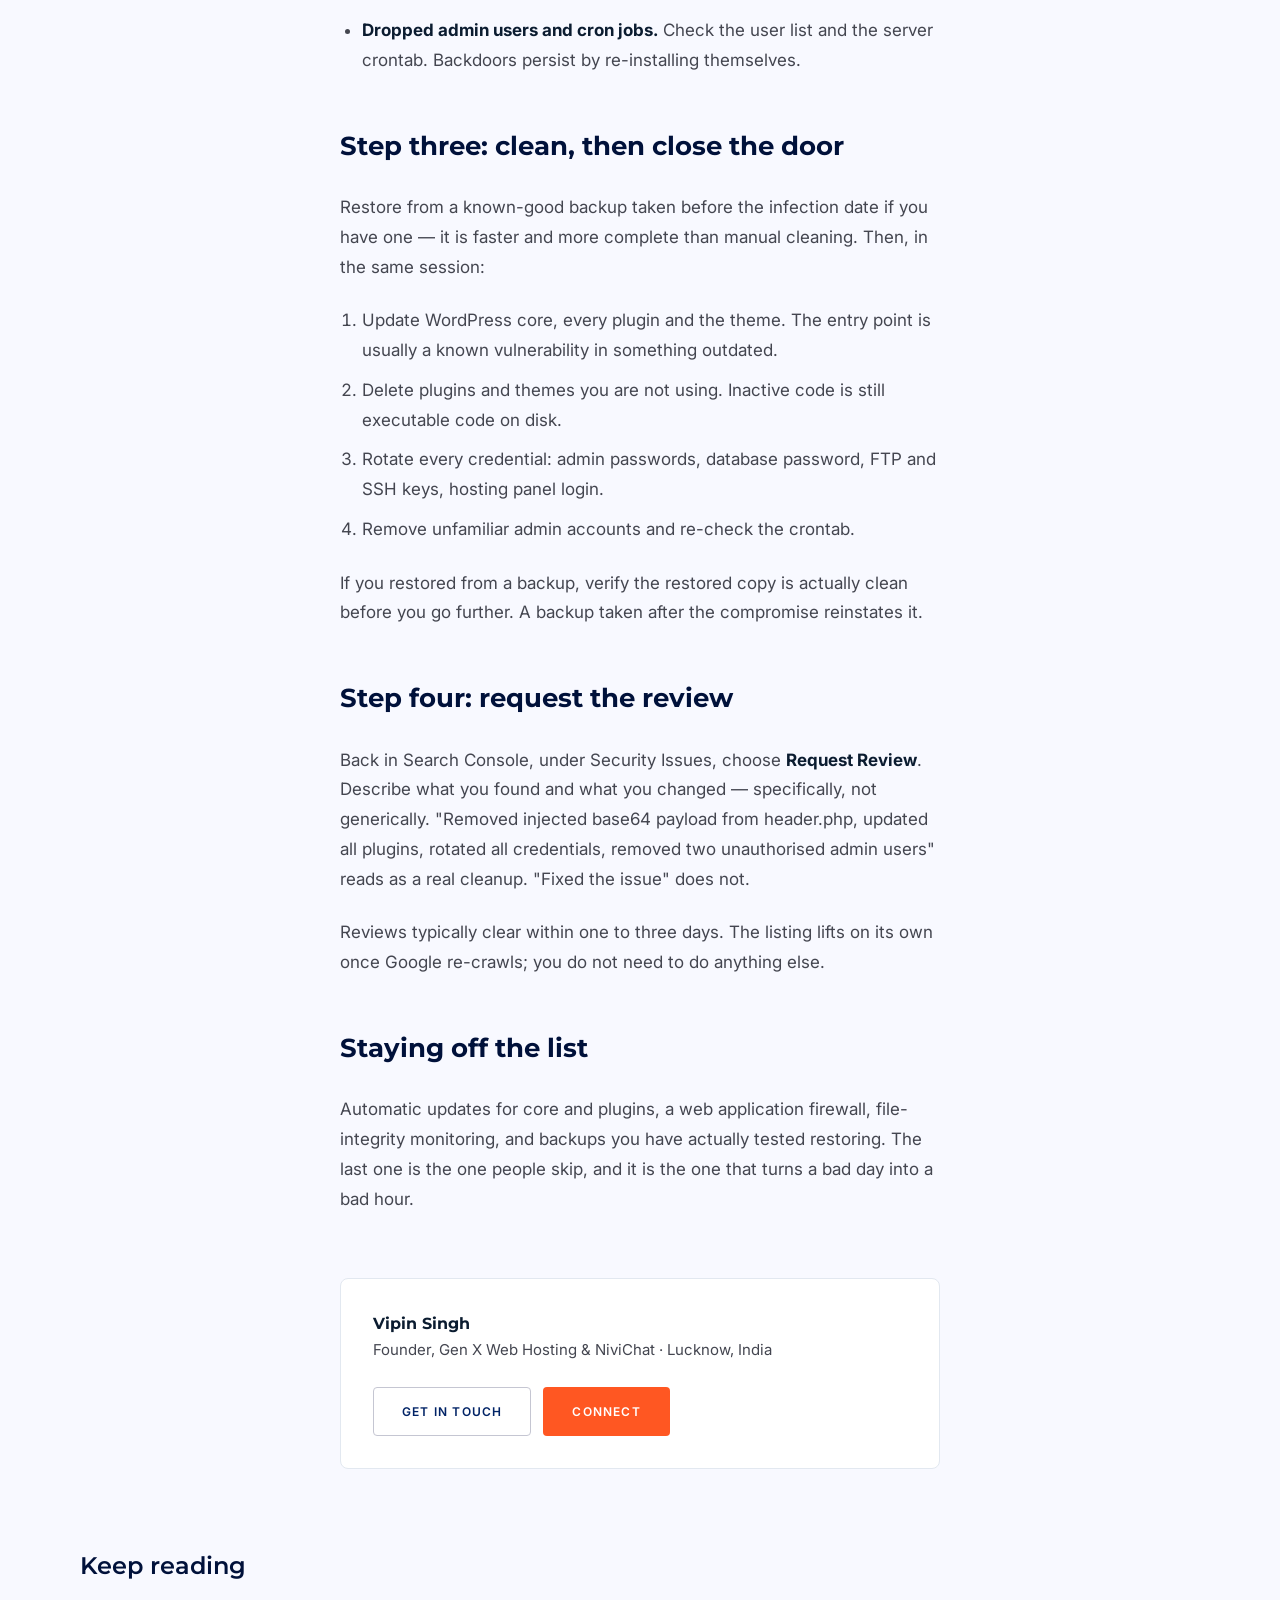
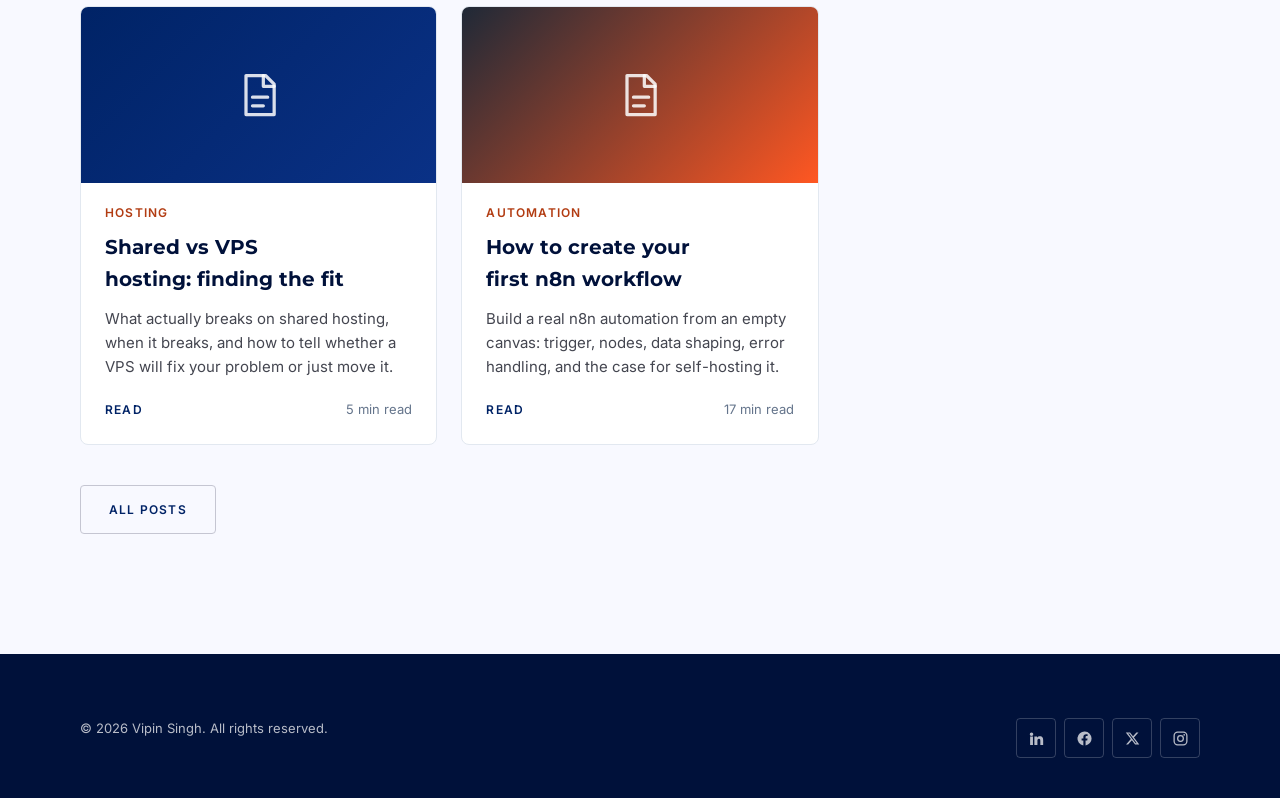
<file: posts/dangerous-site-warning.html>
<!DOCTYPE html>
<html lang="en" data-theme="light">
<head>
<meta charset="utf-8">
<meta name="viewport" content="width=device-width, initial-scale=1">
<title>Removing Chrome’s "Dangerous site" warning — Vipin Singh</title>
<meta name="description" content="What triggers Google Safe Browsing’s red interstitial, how to find what got injected, and how to get the flag lifted properly.">
<link rel="canonical" href="https://vipinsingh.me/posts/dangerous-site-warning.html">
<meta name="theme-color" content="#002366">
<meta property="og:type" content="article">
<meta property="og:title" content="Removing Chrome’s "Dangerous site" warning">
<meta property="og:description" content="What triggers Google Safe Browsing’s red interstitial, how to find what got injected, and how to get the flag lifted properly.">
<meta property="article:published_time" content="2026-06-02">
<link rel="preconnect" href="https://fonts.googleapis.com">
<link rel="preconnect" href="https://fonts.gstatic.com" crossorigin>
<link href="https://fonts.googleapis.com/css2?family=Inter:wght@400;500;600&family=Montserrat:wght@600;700&display=swap" rel="stylesheet">
<link rel="stylesheet" href="../assets/css/style.css">
<link rel="icon" href="../assets/img/favicon.svg" type="image/svg+xml">
<script type="application/ld+json">
{
  "@context": "https://schema.org",
  "@type": "BlogPosting",
  "headline": "Removing Chrome’s \"Dangerous site\" warning",
  "datePublished": "2026-06-02",
  "description": "What triggers Google Safe Browsing’s red interstitial, how to find what got injected, and how to get the flag lifted properly.",
  "author": { "@type": "Person", "name": "Vipin Singh", "url": "https://vipinsingh.me" },
  "publisher": { "@type": "Organization", "name": "Gen X Web Hosting", "url": "https://genxwhosting.com" },
  "mainEntityOfPage": "https://vipinsingh.me/posts/dangerous-site-warning.html"
}
</script>
<script>
  try {
    var t = localStorage.getItem('vs-theme');
    if (!t) t = matchMedia('(prefers-color-scheme: dark)').matches ? 'dark' : 'light';
    document.documentElement.setAttribute('data-theme', t);
  } catch (e) {}
</script>
</head>
<body>
<a class="skip-link" href="#main">Skip to content</a>

<header class="nav">
  <div class="nav__inner">
    <a class="nav__brand" href="../index.html">Vipin Singh</a>
    <nav class="nav__links" aria-label="Primary">
      <a href="../index.html#about">About</a>
      <a href="../index.html#journey">Journey</a>
      <a href="../index.html#work">Work</a>
      <a href="../blog.html" class="is-active">Blog</a>
      <a href="../index.html#contact">Contact</a>
    </nav>
    <div class="nav__actions">
      <button class="icon-btn" data-theme-toggle type="button" aria-label="Switch theme">
        <svg data-icon="moon" class="i" width="18" height="18" viewBox="0 0 24 24" fill="none" stroke="currentColor" stroke-width="1.8" stroke-linecap="round" stroke-linejoin="round"><path d="M21 12.79A9 9 0 1 1 11.21 3 7 7 0 0 0 21 12.79z"/></svg>
        <svg data-icon="sun" class="i" width="18" height="18" viewBox="0 0 24 24" fill="none" stroke="currentColor" stroke-width="1.8" stroke-linecap="round" stroke-linejoin="round" style="display:none"><circle cx="12" cy="12" r="4"/><path d="M12 2v2M12 20v2M4.9 4.9l1.4 1.4M17.7 17.7l1.4 1.4M2 12h2M20 12h2M4.9 19.1l1.4-1.4M17.7 6.3l1.4-1.4"/></svg>
      </button>
      <a class="btn btn--primary nav__cta" href="../index.html#contact">Get in touch</a>
      <button class="icon-btn nav__toggle" data-nav-toggle type="button" aria-expanded="false" aria-label="Open menu">
        <svg class="i" width="20" height="20" viewBox="0 0 24 24" fill="none" stroke="currentColor" stroke-width="2" stroke-linecap="round"><path d="M3 6h18M3 12h18M3 18h18"/></svg>
      </button>
    </div>
  </div>
  <div class="nav__panel" data-nav-panel>
    <a href="../index.html#about">About</a>
    <a href="../index.html#work">Work</a>
    <a href="../blog.html">Blog</a>
    <a href="../index.html#contact">Contact</a>
  </div>
</header>

<main id="main">
<article class="article">
  <div class="wrap-narrow">
    <header class="article__head">
      <span class="kicker">Security</span>
      <h1>Removing Chrome’s &ldquo;Dangerous site&rdquo; warning</h1>
      <div class="article__meta">
        <span>By Vipin Singh</span>
        <span>·</span>
        <time datetime="2026-06-02">2 June 2026</time>
        <span>·</span>
        <span>4 min read</span>
      </div>
    </header>

    <div class="prose"><p class="lead">The full-page red warning is the worst thing that can appear in front of a website. Traffic stops instantly, and the owner usually finds out from a customer rather than from a monitoring alert. The good news: it is almost always fixable in a day, and the process is more mechanical than it looks.</p>

<h2>What the warning means</h2>
<p>The interstitial comes from Google Safe Browsing, a list Chrome, Firefox and Safari all consult. A site lands on it when Google's crawlers find malware, a phishing page, or code that redirects visitors somewhere harmful. It is a symptom. Clicking "request a review" before removing the cause simply gets you flagged again, usually within hours.</p>

<h2>Step one: read the diagnosis</h2>
<p>Open Google Search Console for the property and go to <strong>Security &amp; Manual Actions → Security Issues</strong>. Google names the category — malware, unwanted software, social engineering — and frequently lists sample URLs. Those samples are the fastest route to the injected code. If the site is not verified in Search Console, verify it now; without it you are debugging blind.</p>

<h2>Step two: find what was injected</h2>
<p>In our experience the compromise is in one of four places, in descending order of likelihood:</p>
<ul>
  <li><strong>Theme and plugin files.</strong> Look for recently modified files: <code>find . -type f -mtime -14 -name "*.php"</code>. Attackers rarely bother to reset timestamps.</li>
  <li><strong>The database.</strong> Injected <code>&lt;script&gt;</code> tags in post content, or in <code>wp_options</code>. Search the export for <code>eval(</code>, <code>base64_decode(</code> and unfamiliar domains.</li>
  <li><strong>Uploads.</strong> A <code>.php</code> file inside <code>wp-content/uploads</code> is never legitimate. That directory should serve media and nothing else.</li>
  <li><strong>Dropped admin users and cron jobs.</strong> Check the user list and the server crontab. Backdoors persist by re-installing themselves.</li>
</ul>

<h2>Step three: clean, then close the door</h2>
<p>Restore from a known-good backup taken before the infection date if you have one — it is faster and more complete than manual cleaning. Then, in the same session:</p>
<ol>
  <li>Update WordPress core, every plugin and the theme. The entry point is usually a known vulnerability in something outdated.</li>
  <li>Delete plugins and themes you are not using. Inactive code is still executable code on disk.</li>
  <li>Rotate every credential: admin passwords, database password, FTP and SSH keys, hosting panel login.</li>
  <li>Remove unfamiliar admin accounts and re-check the crontab.</li>
</ol>
<p>If you restored from a backup, verify the restored copy is actually clean before you go further. A backup taken after the compromise reinstates it.</p>

<h2>Step four: request the review</h2>
<p>Back in Search Console, under Security Issues, choose <strong>Request Review</strong>. Describe what you found and what you changed — specifically, not generically. "Removed injected base64 payload from header.php, updated all plugins, rotated all credentials, removed two unauthorised admin users" reads as a real cleanup. "Fixed the issue" does not.</p>
<p>Reviews typically clear within one to three days. The listing lifts on its own once Google re-crawls; you do not need to do anything else.</p>

<h2>Staying off the list</h2>
<p>Automatic updates for core and plugins, a web application firewall, file-integrity monitoring, and backups you have actually tested restoring. The last one is the one people skip, and it is the one that turns a bad day into a bad hour.</p></div>

    <div class="card" style="margin-top:64px;padding:32px;display:flex;flex-wrap:wrap;gap:24px;align-items:center;justify-content:space-between">
      <div>
        <strong style="font-family:Montserrat,sans-serif;display:block">Vipin Singh</strong>
        <span class="muted" style="font-size:.9375rem">Founder, Gen X Web Hosting &amp; NiviChat · Lucknow, India</span>
      </div>
      <div class="actions-row">
        <a class="btn btn--ghost" href="../index.html#contact">Get in touch</a>
        <a class="btn btn--cta" href="https://www.linkedin.com/in/bestvipin" target="_blank" rel="noopener">Connect</a>
      </div>
    </div>
  </div>

  <div class="wrap" style="margin-top:80px">
    <h2 class="headline-sm" style="margin-bottom:24px">Keep reading</h2>
    <div class="grid posts">
      <a class="card card--hover post" href="shared-vs-vps.html">
        <div class="post__media" data-tone="a">
          <svg width="52" height="52" viewBox="0 0 24 24" fill="none" stroke="currentColor" stroke-width="1.5" stroke-linecap="round" stroke-linejoin="round"><path d="M6 3h9l4 4v14H6z"/><path d="M14 3v5h5M9 13h7M9 17h5"/></svg>
        </div>
        <div class="post__body">
          <span class="kicker">Hosting</span>
          <h3>Shared vs VPS hosting: finding the fit</h3>
          <p>What actually breaks on shared hosting, when it breaks, and how to tell whether a VPS will fix your problem or just move it.</p>
          <div class="post__meta">Read <span class="post__date">5 min read</span></div>
        </div>
      </a>
      <a class="card card--hover post" href="n8n-first-workflow.html">
        <div class="post__media" data-tone="b">
          <svg width="52" height="52" viewBox="0 0 24 24" fill="none" stroke="currentColor" stroke-width="1.5" stroke-linecap="round" stroke-linejoin="round"><path d="M6 3h9l4 4v14H6z"/><path d="M14 3v5h5M9 13h7M9 17h5"/></svg>
        </div>
        <div class="post__body">
          <span class="kicker">Automation</span>
          <h3>How to create your first n8n workflow</h3>
          <p>Build a real n8n automation from an empty canvas: trigger, nodes, data shaping, error handling, and the case for self-hosting it.</p>
          <div class="post__meta">Read <span class="post__date">17 min read</span></div>
        </div>
      </a>
    </div>
    <div style="margin-top:40px"><a class="btn btn--ghost" href="../blog.html">All posts</a></div>
  </div>
</article>
</main>

<footer class="footer">
  <div class="wrap">
    <div class="footer__bottom" style="margin-top:0;padding-top:0;border-top:0">
      <span>© <span data-year>2026</span> Vipin Singh. All rights reserved.</span>

      <div class="footer__social">
        <a href="https://www.linkedin.com/in/bestvipin" target="_blank" rel="noopener" aria-label="LinkedIn"><svg width="17" height="17" viewBox="0 0 24 24" fill="currentColor"><path d="M4.98 3.5a2.5 2.5 0 1 1 0 5 2.5 2.5 0 0 1 0-5zM3 9h4v12H3zM9 9h3.8v1.7h.05c.53-.95 1.83-1.95 3.77-1.95 4.03 0 4.78 2.5 4.78 5.76V21h-4v-5.6c0-1.34-.03-3.06-1.9-3.06-1.9 0-2.2 1.45-2.2 2.96V21H9z"/></svg></a>
        <a href="https://www.facebook.com/bestvipin" target="_blank" rel="noopener" aria-label="Facebook"><svg width="17" height="17" viewBox="0 0 24 24" fill="currentColor"><path d="M22 12a10 10 0 1 0-11.6 9.9v-7H7.9V12h2.5V9.8c0-2.5 1.5-3.9 3.8-3.9 1.1 0 2.2.2 2.2.2v2.5h-1.3c-1.2 0-1.6.8-1.6 1.6V12h2.8l-.45 2.9h-2.35v7A10 10 0 0 0 22 12z"/></svg></a>
        <a href="https://x.com/genxwebhosting" target="_blank" rel="noopener" aria-label="X"><svg width="15" height="15" viewBox="0 0 24 24" fill="currentColor"><path d="M18.24 2.25h3.31l-7.23 8.26 8.5 11.24h-6.65l-5.22-6.82-5.96 6.82H1.68l7.73-8.84L1.25 2.25h6.82l4.71 6.23zm-1.16 17.52h1.83L7.01 4.13H5.04z"/></svg></a>
        <a href="https://www.instagram.com/vipinsi/" target="_blank" rel="noopener" aria-label="Instagram"><svg width="17" height="17" viewBox="0 0 24 24" fill="none" stroke="currentColor" stroke-width="1.8"><rect x="3" y="3" width="18" height="18" rx="5"/><circle cx="12" cy="12" r="4"/><circle cx="17.2" cy="6.8" r="1.2" fill="currentColor" stroke="none"/></svg></a>
      </div>
    </div>
  </div>
</footer>

<script src="../assets/js/main.js"></script>
</body>
</html>
</file>
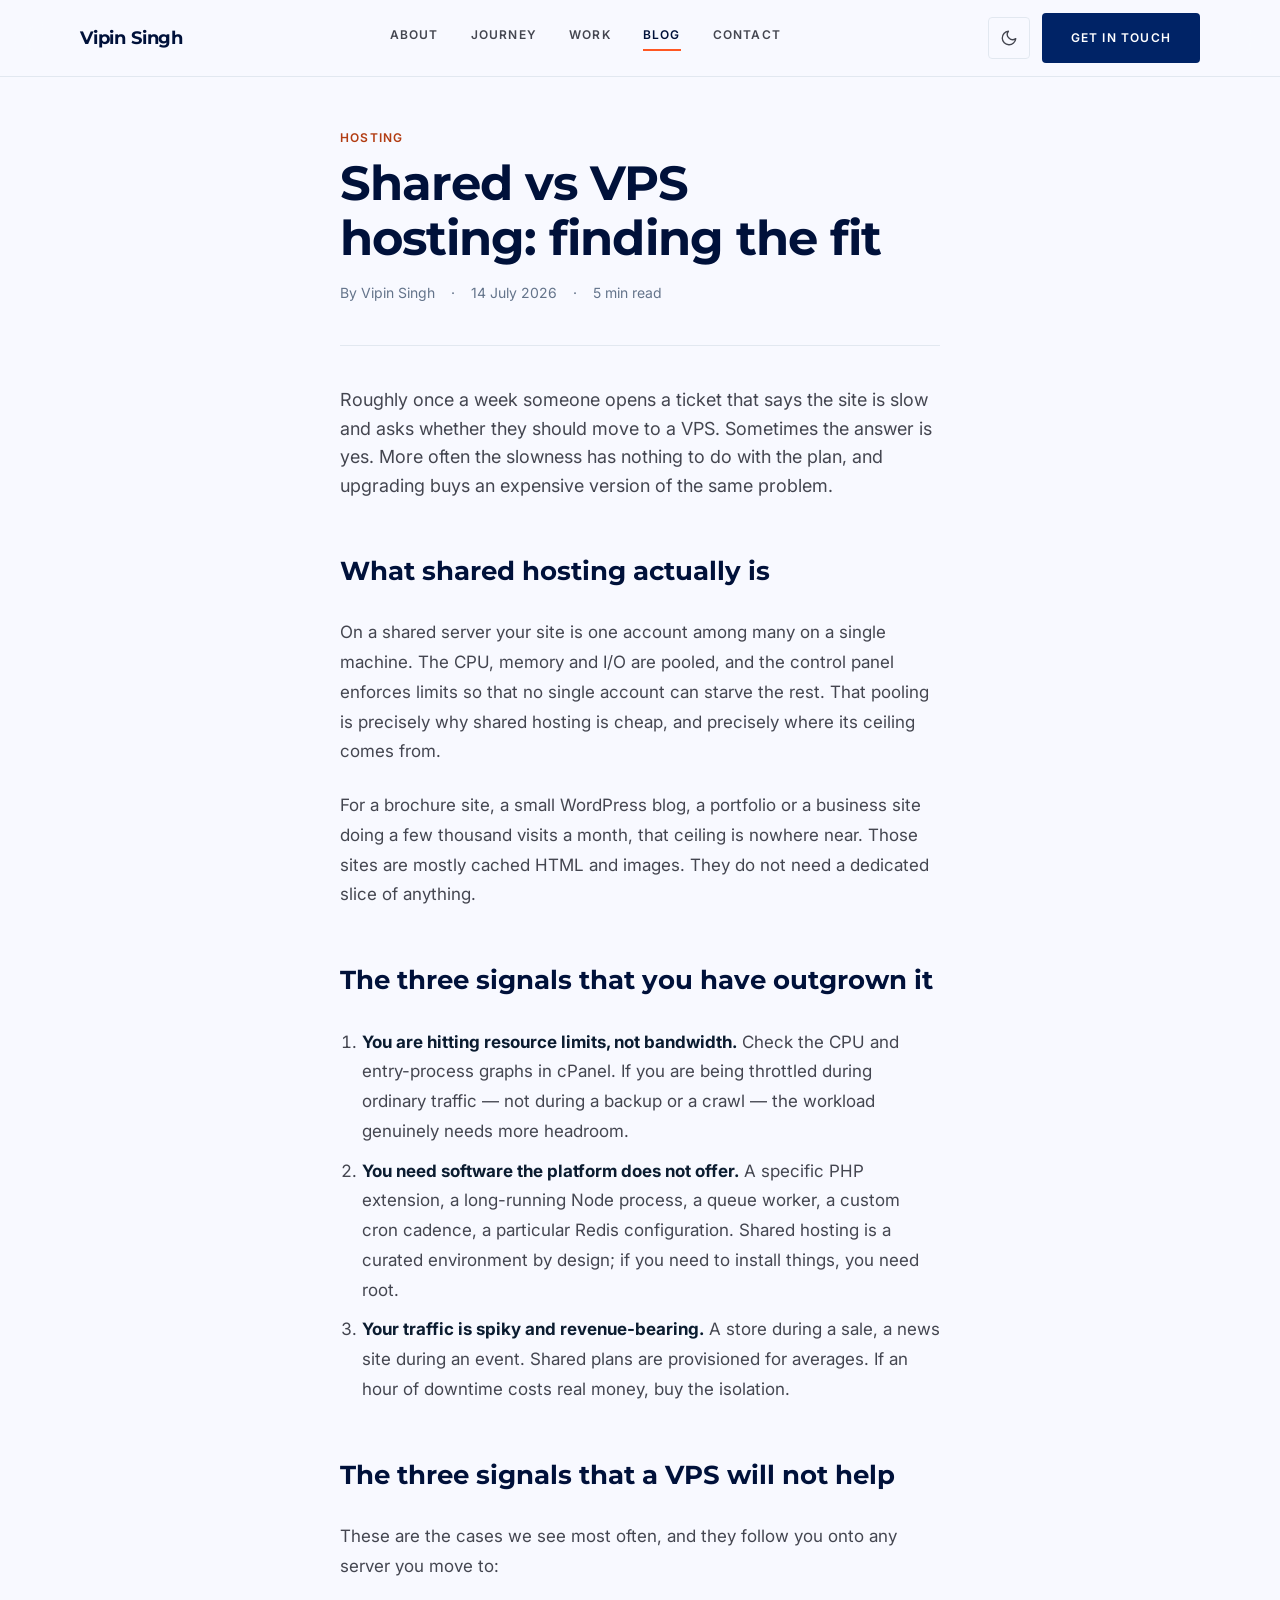
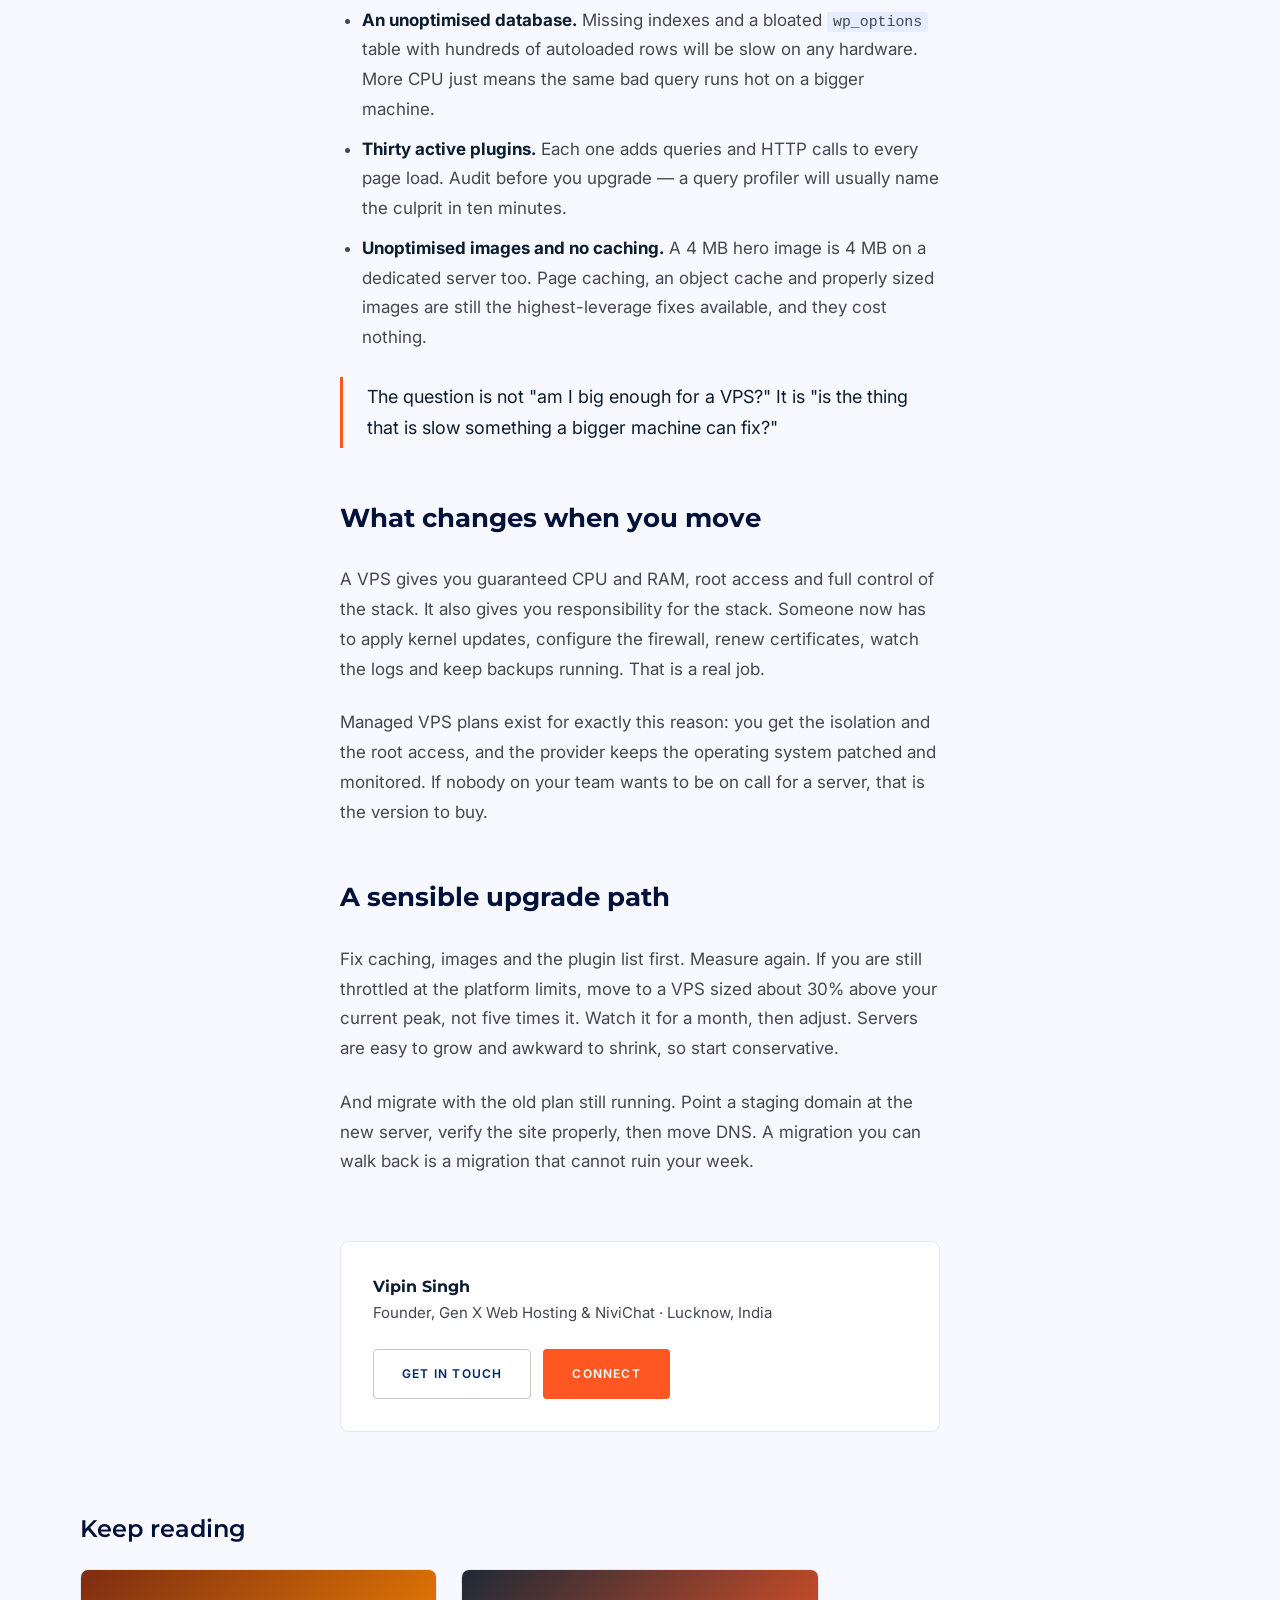
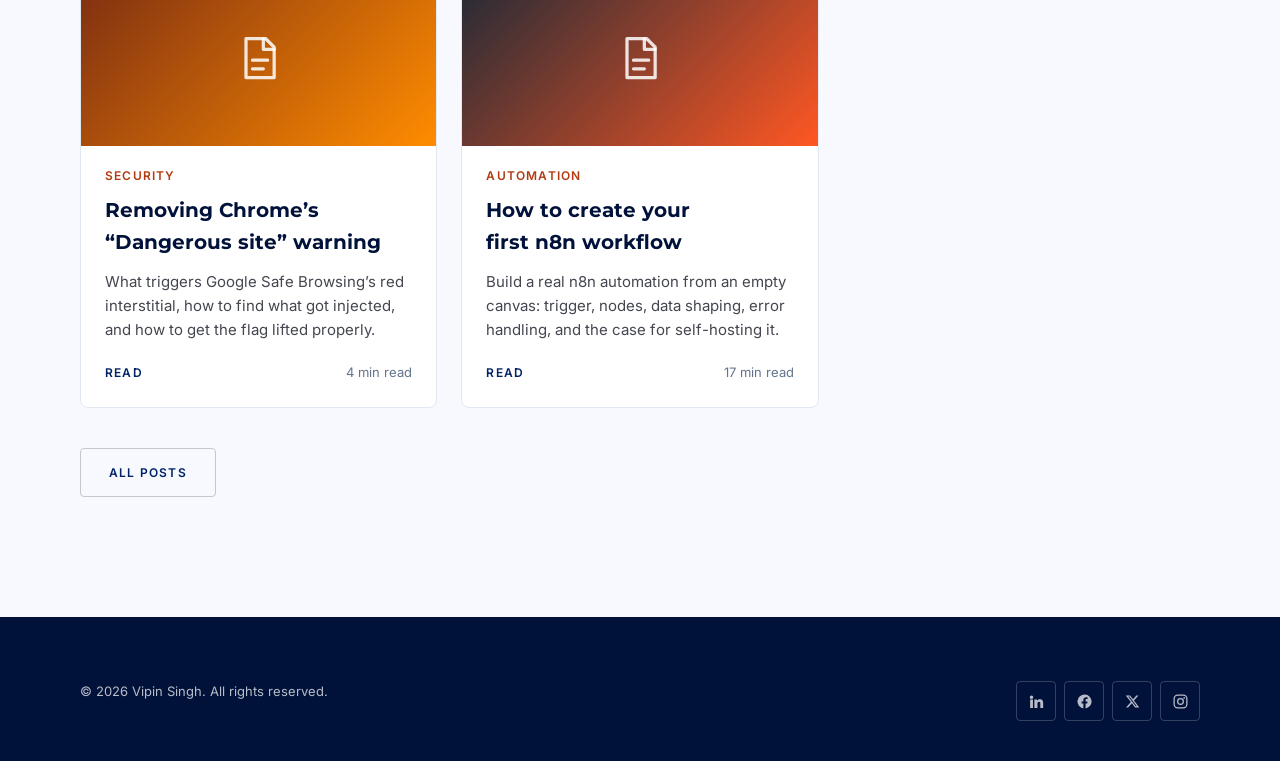
<file: posts/shared-vs-vps.html>
<!DOCTYPE html>
<html lang="en" data-theme="light">
<head>
<meta charset="utf-8">
<meta name="viewport" content="width=device-width, initial-scale=1">
<title>Shared vs VPS hosting: finding the fit — Vipin Singh</title>
<meta name="description" content="What actually breaks on shared hosting, when it breaks, and how to tell whether a VPS will fix your problem or just move it.">
<link rel="canonical" href="https://vipinsingh.me/posts/shared-vs-vps.html">
<meta name="theme-color" content="#002366">
<meta property="og:type" content="article">
<meta property="og:title" content="Shared vs VPS hosting: finding the fit">
<meta property="og:description" content="What actually breaks on shared hosting, when it breaks, and how to tell whether a VPS will fix your problem or just move it.">
<meta property="article:published_time" content="2026-07-14">
<link rel="preconnect" href="https://fonts.googleapis.com">
<link rel="preconnect" href="https://fonts.gstatic.com" crossorigin>
<link href="https://fonts.googleapis.com/css2?family=Inter:wght@400;500;600&family=Montserrat:wght@600;700&display=swap" rel="stylesheet">
<link rel="stylesheet" href="../assets/css/style.css">
<link rel="icon" href="../assets/img/favicon.svg" type="image/svg+xml">
<script type="application/ld+json">
{
  "@context": "https://schema.org",
  "@type": "BlogPosting",
  "headline": "Shared vs VPS hosting: finding the fit",
  "datePublished": "2026-07-14",
  "description": "What actually breaks on shared hosting, when it breaks, and how to tell whether a VPS will fix your problem or just move it.",
  "author": { "@type": "Person", "name": "Vipin Singh", "url": "https://vipinsingh.me" },
  "publisher": { "@type": "Organization", "name": "Gen X Web Hosting", "url": "https://genxwhosting.com" },
  "mainEntityOfPage": "https://vipinsingh.me/posts/shared-vs-vps.html"
}
</script>
<script>
  try {
    var t = localStorage.getItem('vs-theme');
    if (!t) t = matchMedia('(prefers-color-scheme: dark)').matches ? 'dark' : 'light';
    document.documentElement.setAttribute('data-theme', t);
  } catch (e) {}
</script>
</head>
<body>
<a class="skip-link" href="#main">Skip to content</a>

<header class="nav">
  <div class="nav__inner">
    <a class="nav__brand" href="../index.html">Vipin Singh</a>
    <nav class="nav__links" aria-label="Primary">
      <a href="../index.html#about">About</a>
      <a href="../index.html#journey">Journey</a>
      <a href="../index.html#work">Work</a>
      <a href="../blog.html" class="is-active">Blog</a>
      <a href="../index.html#contact">Contact</a>
    </nav>
    <div class="nav__actions">
      <button class="icon-btn" data-theme-toggle type="button" aria-label="Switch theme">
        <svg data-icon="moon" class="i" width="18" height="18" viewBox="0 0 24 24" fill="none" stroke="currentColor" stroke-width="1.8" stroke-linecap="round" stroke-linejoin="round"><path d="M21 12.79A9 9 0 1 1 11.21 3 7 7 0 0 0 21 12.79z"/></svg>
        <svg data-icon="sun" class="i" width="18" height="18" viewBox="0 0 24 24" fill="none" stroke="currentColor" stroke-width="1.8" stroke-linecap="round" stroke-linejoin="round" style="display:none"><circle cx="12" cy="12" r="4"/><path d="M12 2v2M12 20v2M4.9 4.9l1.4 1.4M17.7 17.7l1.4 1.4M2 12h2M20 12h2M4.9 19.1l1.4-1.4M17.7 6.3l1.4-1.4"/></svg>
      </button>
      <a class="btn btn--primary nav__cta" href="../index.html#contact">Get in touch</a>
      <button class="icon-btn nav__toggle" data-nav-toggle type="button" aria-expanded="false" aria-label="Open menu">
        <svg class="i" width="20" height="20" viewBox="0 0 24 24" fill="none" stroke="currentColor" stroke-width="2" stroke-linecap="round"><path d="M3 6h18M3 12h18M3 18h18"/></svg>
      </button>
    </div>
  </div>
  <div class="nav__panel" data-nav-panel>
    <a href="../index.html#about">About</a>
    <a href="../index.html#work">Work</a>
    <a href="../blog.html">Blog</a>
    <a href="../index.html#contact">Contact</a>
  </div>
</header>

<main id="main">
<article class="article">
  <div class="wrap-narrow">
    <header class="article__head">
      <span class="kicker">Hosting</span>
      <h1>Shared vs VPS hosting: finding the fit</h1>
      <div class="article__meta">
        <span>By Vipin Singh</span>
        <span>·</span>
        <time datetime="2026-07-14">14 July 2026</time>
        <span>·</span>
        <span>5 min read</span>
      </div>
    </header>

    <div class="prose"><p class="lead">Roughly once a week someone opens a ticket that says the site is slow and asks whether they should move to a VPS. Sometimes the answer is yes. More often the slowness has nothing to do with the plan, and upgrading buys an expensive version of the same problem.</p>

<h2>What shared hosting actually is</h2>
<p>On a shared server your site is one account among many on a single machine. The CPU, memory and I/O are pooled, and the control panel enforces limits so that no single account can starve the rest. That pooling is precisely why shared hosting is cheap, and precisely where its ceiling comes from.</p>
<p>For a brochure site, a small WordPress blog, a portfolio or a business site doing a few thousand visits a month, that ceiling is nowhere near. Those sites are mostly cached HTML and images. They do not need a dedicated slice of anything.</p>

<h2>The three signals that you have outgrown it</h2>
<ol>
  <li><strong>You are hitting resource limits, not bandwidth.</strong> Check the CPU and entry-process graphs in cPanel. If you are being throttled during ordinary traffic — not during a backup or a crawl — the workload genuinely needs more headroom.</li>
  <li><strong>You need software the platform does not offer.</strong> A specific PHP extension, a long-running Node process, a queue worker, a custom cron cadence, a particular Redis configuration. Shared hosting is a curated environment by design; if you need to install things, you need root.</li>
  <li><strong>Your traffic is spiky and revenue-bearing.</strong> A store during a sale, a news site during an event. Shared plans are provisioned for averages. If an hour of downtime costs real money, buy the isolation.</li>
</ol>

<h2>The three signals that a VPS will not help</h2>
<p>These are the cases we see most often, and they follow you onto any server you move to:</p>
<ul>
  <li><strong>An unoptimised database.</strong> Missing indexes and a bloated <code>wp_options</code> table with hundreds of autoloaded rows will be slow on any hardware. More CPU just means the same bad query runs hot on a bigger machine.</li>
  <li><strong>Thirty active plugins.</strong> Each one adds queries and HTTP calls to every page load. Audit before you upgrade — a query profiler will usually name the culprit in ten minutes.</li>
  <li><strong>Unoptimised images and no caching.</strong> A 4&nbsp;MB hero image is 4&nbsp;MB on a dedicated server too. Page caching, an object cache and properly sized images are still the highest-leverage fixes available, and they cost nothing.</li>
</ul>

<blockquote>The question is not "am I big enough for a VPS?" It is "is the thing that is slow something a bigger machine can fix?"</blockquote>

<h2>What changes when you move</h2>
<p>A VPS gives you guaranteed CPU and RAM, root access and full control of the stack. It also gives you responsibility for the stack. Someone now has to apply kernel updates, configure the firewall, renew certificates, watch the logs and keep backups running. That is a real job.</p>
<p>Managed VPS plans exist for exactly this reason: you get the isolation and the root access, and the provider keeps the operating system patched and monitored. If nobody on your team wants to be on call for a server, that is the version to buy.</p>

<h2>A sensible upgrade path</h2>
<p>Fix caching, images and the plugin list first. Measure again. If you are still throttled at the platform limits, move to a VPS sized about 30% above your current peak, not five times it. Watch it for a month, then adjust. Servers are easy to grow and awkward to shrink, so start conservative.</p>
<p>And migrate with the old plan still running. Point a staging domain at the new server, verify the site properly, then move DNS. A migration you can walk back is a migration that cannot ruin your week.</p></div>

    <div class="card" style="margin-top:64px;padding:32px;display:flex;flex-wrap:wrap;gap:24px;align-items:center;justify-content:space-between">
      <div>
        <strong style="font-family:Montserrat,sans-serif;display:block">Vipin Singh</strong>
        <span class="muted" style="font-size:.9375rem">Founder, Gen X Web Hosting &amp; NiviChat · Lucknow, India</span>
      </div>
      <div class="actions-row">
        <a class="btn btn--ghost" href="../index.html#contact">Get in touch</a>
        <a class="btn btn--cta" href="https://www.linkedin.com/in/bestvipin" target="_blank" rel="noopener">Connect</a>
      </div>
    </div>
  </div>

  <div class="wrap" style="margin-top:80px">
    <h2 class="headline-sm" style="margin-bottom:24px">Keep reading</h2>
    <div class="grid posts">
      <a class="card card--hover post" href="dangerous-site-warning.html">
        <div class="post__media" data-tone="e">
          <svg width="52" height="52" viewBox="0 0 24 24" fill="none" stroke="currentColor" stroke-width="1.5" stroke-linecap="round" stroke-linejoin="round"><path d="M6 3h9l4 4v14H6z"/><path d="M14 3v5h5M9 13h7M9 17h5"/></svg>
        </div>
        <div class="post__body">
          <span class="kicker">Security</span>
          <h3>Removing Chrome’s &ldquo;Dangerous site&rdquo; warning</h3>
          <p>What triggers Google Safe Browsing’s red interstitial, how to find what got injected, and how to get the flag lifted properly.</p>
          <div class="post__meta">Read <span class="post__date">4 min read</span></div>
        </div>
      </a>
      <a class="card card--hover post" href="n8n-first-workflow.html">
        <div class="post__media" data-tone="b">
          <svg width="52" height="52" viewBox="0 0 24 24" fill="none" stroke="currentColor" stroke-width="1.5" stroke-linecap="round" stroke-linejoin="round"><path d="M6 3h9l4 4v14H6z"/><path d="M14 3v5h5M9 13h7M9 17h5"/></svg>
        </div>
        <div class="post__body">
          <span class="kicker">Automation</span>
          <h3>How to create your first n8n workflow</h3>
          <p>Build a real n8n automation from an empty canvas: trigger, nodes, data shaping, error handling, and the case for self-hosting it.</p>
          <div class="post__meta">Read <span class="post__date">17 min read</span></div>
        </div>
      </a>
    </div>
    <div style="margin-top:40px"><a class="btn btn--ghost" href="../blog.html">All posts</a></div>
  </div>
</article>
</main>

<footer class="footer">
  <div class="wrap">
    <div class="footer__bottom" style="margin-top:0;padding-top:0;border-top:0">
      <span>© <span data-year>2026</span> Vipin Singh. All rights reserved.</span>

      <div class="footer__social">
        <a href="https://www.linkedin.com/in/bestvipin" target="_blank" rel="noopener" aria-label="LinkedIn"><svg width="17" height="17" viewBox="0 0 24 24" fill="currentColor"><path d="M4.98 3.5a2.5 2.5 0 1 1 0 5 2.5 2.5 0 0 1 0-5zM3 9h4v12H3zM9 9h3.8v1.7h.05c.53-.95 1.83-1.95 3.77-1.95 4.03 0 4.78 2.5 4.78 5.76V21h-4v-5.6c0-1.34-.03-3.06-1.9-3.06-1.9 0-2.2 1.45-2.2 2.96V21H9z"/></svg></a>
        <a href="https://www.facebook.com/bestvipin" target="_blank" rel="noopener" aria-label="Facebook"><svg width="17" height="17" viewBox="0 0 24 24" fill="currentColor"><path d="M22 12a10 10 0 1 0-11.6 9.9v-7H7.9V12h2.5V9.8c0-2.5 1.5-3.9 3.8-3.9 1.1 0 2.2.2 2.2.2v2.5h-1.3c-1.2 0-1.6.8-1.6 1.6V12h2.8l-.45 2.9h-2.35v7A10 10 0 0 0 22 12z"/></svg></a>
        <a href="https://x.com/genxwebhosting" target="_blank" rel="noopener" aria-label="X"><svg width="15" height="15" viewBox="0 0 24 24" fill="currentColor"><path d="M18.24 2.25h3.31l-7.23 8.26 8.5 11.24h-6.65l-5.22-6.82-5.96 6.82H1.68l7.73-8.84L1.25 2.25h6.82l4.71 6.23zm-1.16 17.52h1.83L7.01 4.13H5.04z"/></svg></a>
        <a href="https://www.instagram.com/vipinsi/" target="_blank" rel="noopener" aria-label="Instagram"><svg width="17" height="17" viewBox="0 0 24 24" fill="none" stroke="currentColor" stroke-width="1.8"><rect x="3" y="3" width="18" height="18" rx="5"/><circle cx="12" cy="12" r="4"/><circle cx="17.2" cy="6.8" r="1.2" fill="currentColor" stroke="none"/></svg></a>
      </div>
    </div>
  </div>
</footer>

<script src="../assets/js/main.js"></script>
</body>
</html>
</file>
<file: assets/css/style.css>
/* ==========================================================================
   Executive Kinetic — design system for vipinsingh.me
   Montserrat headlines / Inter body · Royal Blue + High-Energy Orange
   ========================================================================== */

/* ---------- Tokens ---------- */
:root {
  /* Brand */
  --primary:            #00113a;
  --primary-container:  #002366;
  --primary-hover:      #0a3186;
  --on-primary:         #ffffff;
  --accent:             #ff5722;
  --accent-strong:      #ff8c00;
  --accent-ink:         #b23c12;

  /* Surfaces */
  --background:         #f8f9ff;
  --surface:            #ffffff;
  --surface-low:        #eff4ff;
  --surface-container:  #e5eeff;
  --surface-dim:        #cbdbf5;

  /* Ink */
  --on-background:      #0b1c30;
  --on-surface:         #0b1c30;
  --on-surface-variant: #444650;
  --muted:              #64748b;

  /* Lines */
  --outline:            #e2e8f0;
  --outline-strong:     #c5c6d2;

  /* Depth — sharp, royal-blue tinted */
  --shadow-sm: 0 1px 2px rgba(0,35,102,.06);
  --shadow:    0 4px 6px -1px rgba(0,35,102,.08), 0 2px 4px -1px rgba(0,35,102,.04);
  --shadow-lg: 0 10px 15px -3px rgba(0,35,102,.10), 0 4px 6px -2px rgba(0,35,102,.05);

  /* Shape — "near sharp" */
  --r-sm: .125rem;
  --r:    .25rem;
  --r-lg: .5rem;
  --r-xl: .75rem;

  /* Rhythm — 8px baseline */
  --gutter: 24px;
  --container: 1280px;
  --section-gap: 64px;
  --margin-x: 20px;
}

@media (min-width: 768px) {
  :root { --section-gap: 120px; --margin-x: 80px; }
}

html[data-theme="dark"] {
  --primary:            #b3c5ff;
  --primary-container:  #2a4386;
  --primary-hover:      #3a55a0;
  --on-primary:         #ffffff;

  --background:         #0a1220;
  --surface:            #101a2c;
  --surface-low:        #16223a;
  --surface-container:  #1c2b47;
  --surface-dim:        #0a1220;

  --on-background:      #eaf1ff;
  --on-surface:         #eaf1ff;
  --on-surface-variant: #b6c2d6;
  --muted:              #94a3b8;

  --outline:            #24334f;
  --outline-strong:     #35476a;
  --accent-ink:         #ff8a5c;

  --shadow-sm: 0 1px 2px rgba(0,0,0,.4);
  --shadow:    0 4px 6px -1px rgba(0,0,0,.45), 0 2px 4px -1px rgba(0,0,0,.3);
  --shadow-lg: 0 10px 15px -3px rgba(0,0,0,.5), 0 4px 6px -2px rgba(0,0,0,.35);
}

/* ---------- Reset ---------- */
*, *::before, *::after { box-sizing: border-box; }
* { margin: 0; }
html { scroll-behavior: smooth; -webkit-text-size-adjust: 100%; scroll-padding-top: 96px; }
body {
  background: var(--background);
  color: var(--on-background);
  font-family: Inter, -apple-system, BlinkMacSystemFont, "Segoe UI", sans-serif;
  font-size: 16px;
  line-height: 1.6;
  -webkit-font-smoothing: antialiased;
  overflow-x: hidden;
}
img, svg { display: block; max-width: 100%; }
a { color: inherit; }
button { font: inherit; color: inherit; }
:focus-visible { outline: 2px solid var(--accent); outline-offset: 3px; border-radius: var(--r); }

/* ---------- Type scale ---------- */
h1, h2, h3, h4 {
  font-family: Montserrat, Inter, sans-serif;
  color: var(--primary);
  text-wrap: balance;
}
html[data-theme="dark"] h1,
html[data-theme="dark"] h2,
html[data-theme="dark"] h3,
html[data-theme="dark"] h4 { color: var(--on-surface); }

.display {
  font-size: clamp(2.5rem, 6vw, 4rem);
  font-weight: 700;
  line-height: 1.1;
  letter-spacing: -.02em;
}
.headline   { font-size: clamp(1.75rem, 3.4vw, 2rem); font-weight: 600; line-height: 1.3; }
.headline-sm{ font-size: 1.5rem; font-weight: 600; line-height: 1.4; }
.lead       { font-size: 1.125rem; line-height: 1.6; color: var(--on-surface-variant); }
.kicker {
  font-size: .75rem;
  font-weight: 600;
  line-height: 1;
  letter-spacing: .1em;
  text-transform: uppercase;
  color: var(--accent-ink);
  display: block;
}
.muted { color: var(--on-surface-variant); }

/* ---------- Layout ---------- */
.wrap {
  max-width: var(--container);
  margin-inline: auto;
  padding-inline: var(--margin-x);
}
.wrap-narrow { max-width: 760px; margin-inline: auto; padding-inline: var(--margin-x); }
.section { padding-block: var(--section-gap); }
.section--tint { background: var(--surface); }
.section-head { margin-bottom: 56px; }
.section-head .headline { margin-block: 8px 12px; }
.grid { display: grid; gap: var(--gutter); }
.stack > * + * { margin-top: 24px; }

/* ---------- Buttons ---------- */
.btn {
  display: inline-flex;
  align-items: center;
  justify-content: center;
  gap: 8px;
  padding: 14px 28px;
  border: 1px solid transparent;
  border-radius: var(--r);
  font-size: .75rem;
  font-weight: 600;
  letter-spacing: .1em;
  text-transform: uppercase;
  text-decoration: none;
  cursor: pointer;
  transition: background-color .2s, color .2s, transform .2s, box-shadow .2s;
}
.btn:hover { transform: translateY(-1px); }
.btn--primary { background: var(--primary-container); color: #fff; }
.btn--primary:hover { background: var(--primary-hover); box-shadow: var(--shadow); }
.btn--cta { background: var(--accent); color: #fff; }
.btn--cta:hover { background: #e64a19; box-shadow: var(--shadow-lg); }
.btn--ghost {
  background: transparent;
  color: var(--primary-container);
  border-color: var(--outline-strong);
}
.btn--ghost:hover { background: var(--surface-low); }
html[data-theme="dark"] .btn--ghost { color: var(--on-surface); }
.btn .i { width: 18px; height: 18px; }

/* ---------- Cards ---------- */
.card {
  background: var(--surface);
  border: 1px solid var(--outline);
  border-radius: var(--r-lg);
  transition: box-shadow .3s, transform .3s, border-color .3s;
}
.card--hover:hover { box-shadow: var(--shadow-lg); transform: translateY(-2px); }

/* ---------- Nav ---------- */
.nav {
  position: fixed;
  inset: 0 0 auto 0;
  z-index: 60;
  background: color-mix(in srgb, var(--background) 82%, transparent);
  backdrop-filter: blur(20px);
  -webkit-backdrop-filter: blur(20px);
  border-bottom: 1px solid var(--outline);
}
.nav__inner {
  max-width: var(--container);
  margin-inline: auto;
  padding-inline: var(--margin-x);
  height: 76px;
  display: flex;
  align-items: center;
  justify-content: space-between;
  gap: 24px;
}
.nav__brand {
  font-family: Montserrat, sans-serif;
  font-weight: 700;
  font-size: 1.125rem;
  letter-spacing: -.01em;
  color: var(--primary);
  text-decoration: none;
  white-space: nowrap;
}
html[data-theme="dark"] .nav__brand { color: var(--on-surface); }
.nav__links { display: none; gap: 32px; align-items: center; }
.nav__links a {
  font-size: .75rem;
  font-weight: 600;
  letter-spacing: .1em;
  text-transform: uppercase;
  color: var(--on-surface-variant);
  text-decoration: none;
  padding-bottom: 4px;
  border-bottom: 2px solid transparent;
  transition: color .2s, border-color .2s;
}
.nav__links a:hover { color: var(--primary-container); }
.nav__links a.is-active { color: var(--primary); border-bottom-color: var(--accent); }
html[data-theme="dark"] .nav__links a:hover,
html[data-theme="dark"] .nav__links a.is-active { color: var(--on-surface); }
.nav__actions { display: flex; align-items: center; gap: 12px; }
.nav__cta { display: none; }

.icon-btn {
  width: 42px; height: 42px;
  display: inline-flex; align-items: center; justify-content: center;
  background: transparent;
  border: 1px solid var(--outline);
  border-radius: var(--r);
  cursor: pointer;
  color: var(--on-surface-variant);
  transition: background-color .2s, color .2s;
}
.icon-btn:hover { background: var(--surface-low); color: var(--primary-container); }

.nav__panel {
  display: none;
  border-top: 1px solid var(--outline);
  background: var(--background);
  padding: 16px var(--margin-x) 24px;
}
.nav__panel.is-open { display: block; }
.nav__panel a {
  display: block;
  padding: 14px 0;
  font-size: .75rem;
  font-weight: 600;
  letter-spacing: .1em;
  text-transform: uppercase;
  text-decoration: none;
  border-bottom: 1px solid var(--outline);
  color: var(--on-surface-variant);
}
.nav__panel .btn { width: 100%; margin-top: 20px; }

@media (min-width: 900px) {
  .nav__links { display: flex; }
  .nav__cta { display: inline-flex; }
  .nav__toggle { display: none; }
}

/* ---------- Hero ---------- */
.hero { padding-top: calc(76px + var(--section-gap)); padding-bottom: var(--section-gap); }
.hero__grid { grid-template-columns: 1fr; align-items: center; gap: 48px; }
.hero__actions { display: flex; flex-wrap: wrap; gap: 16px; margin-top: 32px; }
.hero .lead { max-width: 34rem; margin-top: 24px; }

.portrait {
  position: relative;
  border-radius: var(--r-xl);
  overflow: hidden;
  box-shadow: var(--shadow-lg);
  border: 1px solid var(--outline);
  aspect-ratio: 4 / 5;
  background: linear-gradient(160deg, #003a9e, #00113a);
}
.portrait img {
  position: relative;
  z-index: 1;
  width: 100%;
  height: 100%;
  object-fit: cover;
  object-position: 50% 18%;
}
.portrait__fallback {
  position: absolute; inset: 0;
  display: grid; place-content: center; gap: 12px;
  text-align: center; color: rgba(255,255,255,.85); padding: 32px;
}
.portrait__initials {
  font-family: Montserrat, sans-serif;
  font-size: clamp(4rem, 12vw, 7rem);
  font-weight: 700;
  letter-spacing: -.04em;
  color: #fff;
  line-height: 1;
}
.portrait__badge {
  position: absolute;
  z-index: 2;
  left: 24px; bottom: 24px; right: 24px;
  background: rgba(255,255,255,.94);
  border-radius: var(--r);
  padding: 16px 20px;
  box-shadow: var(--shadow);
}
html[data-theme="dark"] .portrait__badge { background: rgba(16,26,44,.94); }
.portrait__badge strong { display: block; font-family: Montserrat, sans-serif; color: var(--primary-container); }
html[data-theme="dark"] .portrait__badge strong { color: var(--on-surface); }
.portrait__badge span { font-size: .8125rem; color: var(--on-surface-variant); }

@media (min-width: 900px) {
  .hero__grid { grid-template-columns: 1.05fr .95fr; gap: 64px; }
}

/* ---------- Stat strip ---------- */
.stats { grid-template-columns: repeat(2, 1fr); gap: 1px; background: var(--outline); border: 1px solid var(--outline); border-radius: var(--r-lg); overflow: hidden; }
.stat { background: var(--surface); padding: 28px 24px; }
.stat__num {
  font-family: Montserrat, sans-serif;
  font-size: clamp(1.75rem, 4vw, 2.5rem);
  font-weight: 700;
  letter-spacing: -.02em;
  color: var(--accent);
  line-height: 1.1;
}
.stat__label {
  margin-top: 6px;
  font-size: .75rem;
  font-weight: 600;
  letter-spacing: .08em;
  text-transform: uppercase;
  color: var(--on-surface-variant);
}
@media (min-width: 768px) { .stats { grid-template-columns: repeat(3, 1fr); } }

/* ---------- Timeline ---------- */
.timeline { border-left: 2px solid var(--outline); padding-left: 28px; display: grid; gap: 40px; }
.tl { position: relative; }
.tl::before {
  content: "";
  position: absolute;
  left: -35px; top: 6px;
  width: 12px; height: 12px;
  background: var(--accent);
  border: 2px solid var(--background);
  border-radius: 999px;
}
.tl__year {
  font-family: Montserrat, sans-serif;
  font-size: .875rem;
  font-weight: 700;
  letter-spacing: .08em;
  color: var(--accent-ink);
}
.tl h3 { margin: 4px 0 8px; font-size: 1.25rem; }

/* ---------- Bento ---------- */
.bento { grid-template-columns: 1fr; }
@media (min-width: 900px) { .bento { grid-template-columns: repeat(3, 1fr); } }
.tile { padding: 32px; display: flex; flex-direction: column; align-items: flex-start; }
.tile h3 { margin: 24px 0 12px; font-size: 1.375rem; }
.tile p { color: var(--on-surface-variant); }
.tile__icon {
  width: 48px; height: 48px;
  display: grid; place-content: center;
  border-radius: var(--r);
  background: color-mix(in srgb, var(--primary-container) 10%, transparent);
  color: var(--primary-container);
}
html[data-theme="dark"] .tile__icon { color: var(--primary); }
.tile--feature {
  background: var(--primary-container);
  border-color: transparent;
  box-shadow: var(--shadow);
}
.tile--feature h3, .tile--feature p { color: #fff; }
.tile--feature p { color: rgba(255,255,255,.82); }
.tile--feature .tile__icon { background: rgba(255,255,255,.16); color: #fff; }
.meter { width: 100%; height: 4px; margin-top: 28px; background: rgba(255,255,255,.2); border-radius: 999px; overflow: hidden; }
.meter > i { display: block; height: 100%; width: 92%; background: var(--accent-strong); }
.tile--feature .meter-label {
  margin-top: 10px; font-size: .75rem; font-weight: 600;
  letter-spacing: .1em; text-transform: uppercase; color: #fff;
}

/* ---------- Ventures ---------- */
.ventures { grid-template-columns: 1fr; }
@media (min-width: 860px) { .ventures { grid-template-columns: repeat(2, 1fr); } }

.venture { padding: 32px; display: flex; flex-direction: column; gap: 20px; }
@media (min-width: 768px) { .venture { padding: 40px; } }

.venture__head { display: flex; align-items: center; gap: 16px; }
.venture__head h3 { font-size: 1.5rem; line-height: 1.2; }
.venture__role {
  display: block;
  margin-top: 4px;
  font-size: .75rem;
  font-weight: 600;
  letter-spacing: .08em;
  text-transform: uppercase;
  color: var(--muted);
}
.venture__mark {
  flex: none;
  width: 56px; height: 56px;
  display: grid; place-content: center;
  border-radius: var(--r-lg);
  font-family: Montserrat, sans-serif;
  font-size: 1.125rem;
  font-weight: 700;
  letter-spacing: -.01em;
  color: #fff;
}
.venture__mark[data-brand="genx"] { background: linear-gradient(140deg, #003a9e, #00113a); }
.venture__mark[data-brand="nivi"] { background: linear-gradient(140deg, #ff8c00, #e64a19); }

.venture > p { color: var(--on-surface-variant); }

.venture__stats {
  display: grid;
  grid-template-columns: repeat(3, 1fr);
  gap: 1px;
  margin: 4px 0 0;
  background: var(--outline);
  border: 1px solid var(--outline);
  border-radius: var(--r);
  overflow: hidden;
}
.venture__stats > div { background: var(--surface); padding: 16px 12px; }
.venture__stats dt {
  font-family: Montserrat, sans-serif;
  /* Three cells share a card, so the number has to survive a ~100px column. */
  font-size: clamp(1rem, 4vw, 1.25rem);
  font-weight: 700;
  letter-spacing: -.01em;
  color: var(--accent);
  line-height: 1.1;
  white-space: nowrap;
}
.venture__stats dd {
  margin: 4px 0 0;
  font-size: .6875rem;
  font-weight: 600;
  letter-spacing: .08em;
  text-transform: uppercase;
  color: var(--on-surface-variant);
}
.venture__cta { align-self: flex-start; margin-top: auto; text-transform: none; letter-spacing: 0; }
.venture__cta .i { width: 16px; height: 16px; }

/* ---------- Chips ---------- */
.chips { display: flex; flex-wrap: wrap; gap: 8px; }
.chip {
  font-size: .75rem;
  font-weight: 600;
  letter-spacing: .04em;
  padding: 7px 12px;
  border-radius: var(--r);
  background: var(--surface-container);
  color: var(--primary-container);
  border: 1px solid var(--outline);
}
html[data-theme="dark"] .chip { color: var(--on-surface); }
.chip--solid { background: var(--primary-container); color: #fff; border-color: transparent; }

/* ---------- Contact / vCard ---------- */
.contact-card { display: grid; grid-template-columns: 1fr; overflow: hidden; box-shadow: var(--shadow); }
@media (min-width: 900px) { .contact-card { grid-template-columns: 1.35fr .65fr; } }
.contact-card__main { padding: 40px; }
@media (min-width: 768px) { .contact-card__main { padding: 48px; } }
.contact-list { display: grid; gap: 4px; margin: 32px 0; }
.contact-row {
  display: flex; align-items: center; gap: 16px;
  padding: 12px 0;
  border-bottom: 1px solid var(--outline);
}
.contact-row:last-child { border-bottom: 0; }
.contact-row .i { color: var(--muted); flex: none; }
.contact-row a { color: var(--primary-container); text-decoration: none; word-break: break-word; }
.contact-row a:hover { text-decoration: underline; }
html[data-theme="dark"] .contact-row a { color: var(--primary); }
.contact-row small { display: block; font-size: .75rem; letter-spacing: .08em; text-transform: uppercase; color: var(--muted); }

.contact-card__qr {
  background: var(--surface-low);
  border-top: 1px solid var(--outline);
  padding: 40px 32px;
  display: flex; flex-direction: column; align-items: center; justify-content: center; gap: 16px;
  text-align: center;
}
@media (min-width: 900px) {
  .contact-card__qr { border-top: 0; border-left: 1px solid var(--outline); }
}
.qr-frame {
  background: #fff;
  padding: 14px;
  border-radius: var(--r-lg);
  box-shadow: var(--shadow-sm);
  border: 1px solid var(--outline);
  line-height: 0;
}
.qr-frame { width: max-content; }
.qr-frame > * { display: block; width: 220px; height: 220px; max-width: none; }
.qr-caption { font-size: .75rem; font-weight: 600; letter-spacing: .1em; text-transform: uppercase; color: var(--on-surface-variant); }

.actions-row { display: flex; flex-wrap: wrap; gap: 12px; }

/* ---------- Socials ---------- */
.social-grid { grid-template-columns: repeat(2, 1fr); }
@media (min-width: 700px) { .social-grid { grid-template-columns: repeat(4, 1fr); } }
.social {
  display: flex; align-items: center; gap: 14px;
  padding: 20px;
  text-decoration: none;
  background: var(--surface);
  border: 1px solid var(--outline);
  border-radius: var(--r-lg);
  transition: box-shadow .25s, transform .25s, border-color .25s;
}
.social:hover { box-shadow: var(--shadow); transform: translateY(-2px); border-color: var(--outline-strong); }
.social .i { color: var(--primary-container); flex: none; }
html[data-theme="dark"] .social .i { color: var(--primary); }
.social b { display: block; font-family: Montserrat, sans-serif; font-size: .9375rem; color: var(--on-surface); }
.social span { font-size: .8125rem; color: var(--muted); }

/* ---------- Blog ---------- */
.posts { grid-template-columns: 1fr; }
@media (min-width: 700px) { .posts { grid-template-columns: repeat(2, 1fr); } }
@media (min-width: 1000px) { .posts { grid-template-columns: repeat(3, 1fr); } }
.post { display: flex; flex-direction: column; overflow: hidden; text-decoration: none; height: 100%; }
.post__media {
  height: 176px;
  background: linear-gradient(135deg, var(--primary-container), var(--primary));
  position: relative;
  overflow: hidden;
  display: grid; place-content: center;
}
.post__media[data-tone="a"] { background: linear-gradient(135deg, #002366, #0a3186); }
.post__media[data-tone="b"] { background: linear-gradient(135deg, #1f2937, #ff5722); }
.post__media[data-tone="c"] { background: linear-gradient(135deg, #04361f, #0f766e); }
.post__media[data-tone="d"] { background: linear-gradient(135deg, #3b0764, #6d28d9); }
.post__media[data-tone="e"] { background: linear-gradient(135deg, #7c2d12, #ff8c00); }
.post__media svg { color: rgba(255,255,255,.85); transition: transform .5s; }
.post:hover .post__media svg { transform: scale(1.12); }
.post__body { padding: 24px; display: flex; flex-direction: column; flex: 1; }
.post__body h3 { font-size: 1.25rem; margin: 12px 0; }
.post__body p { color: var(--on-surface-variant); font-size: .9375rem; flex: 1; }
.post__meta { margin-top: 20px; display: flex; align-items: center; gap: 8px; font-size: .75rem; font-weight: 600; letter-spacing: .1em; text-transform: uppercase; color: var(--primary-container); }
html[data-theme="dark"] .post__meta { color: var(--primary); }
.post__date { font-size: .8125rem; color: var(--muted); letter-spacing: 0; text-transform: none; font-weight: 400; margin-left: auto; }

.filters { display: flex; flex-wrap: wrap; gap: 8px; margin-bottom: 40px; }
.filter {
  padding: 9px 16px;
  border: 1px solid var(--outline);
  border-radius: var(--r);
  background: var(--surface);
  font-size: .75rem; font-weight: 600; letter-spacing: .08em; text-transform: uppercase;
  color: var(--on-surface-variant);
  cursor: pointer;
  transition: background-color .2s, color .2s, border-color .2s;
}
.filter:hover { border-color: var(--outline-strong); }
.filter.is-active { background: var(--primary-container); color: #fff; border-color: transparent; }

/* ---------- Article ---------- */
.article { padding-top: calc(76px + 56px); }
.article__head { padding-bottom: 40px; border-bottom: 1px solid var(--outline); margin-bottom: 40px; }
.article__head h1 { font-size: clamp(2rem, 5vw, 3rem); font-weight: 700; line-height: 1.15; letter-spacing: -.02em; margin: 12px 0 16px; }
.article__meta { display: flex; flex-wrap: wrap; gap: 16px; align-items: center; font-size: .875rem; color: var(--muted); }
.prose { font-size: 1.0625rem; line-height: 1.75; color: var(--on-surface-variant); }
.prose > * + * { margin-top: 24px; }
.prose h2 { font-size: 1.625rem; margin-top: 48px; }
.prose h3 { font-size: 1.25rem; margin-top: 32px; }
.prose ul, .prose ol { padding-left: 22px; display: grid; gap: 10px; }
.prose strong { color: var(--on-surface); }
.prose blockquote {
  border-left: 3px solid var(--accent);
  padding: 4px 0 4px 24px;
  font-size: 1.125rem;
  color: var(--on-surface);
}
.prose code {
  font-family: ui-monospace, SFMono-Regular, Menlo, monospace;
  font-size: .875em;
  background: var(--surface-container);
  padding: 2px 6px;
  border-radius: var(--r-sm);
}

/* ---------- Footer ---------- */
.footer { background: var(--primary); color: rgba(255,255,255,.72); padding-block: 64px 40px; margin-top: var(--section-gap); }
html[data-theme="dark"] .footer { background: var(--surface); border-top: 1px solid var(--outline); }
.footer a { color: rgba(255,255,255,.72); text-decoration: none; }
html[data-theme="dark"] .footer a, html[data-theme="dark"] .footer { color: var(--on-surface-variant); }
.footer a:hover { color: var(--accent-strong); }
.footer__top { display: grid; gap: 40px; grid-template-columns: 1fr; }
@media (min-width: 800px) { .footer__top { grid-template-columns: 2fr 1fr 1fr; } }
.footer__brand { font-family: Montserrat, sans-serif; font-size: 1.5rem; font-weight: 700; color: #fff; }
html[data-theme="dark"] .footer__brand { color: var(--on-surface); }
.footer h4 { color: #fff; font-size: .75rem; letter-spacing: .1em; text-transform: uppercase; margin-bottom: 16px; }
html[data-theme="dark"] .footer h4 { color: var(--on-surface); }
.footer ul { list-style: none; padding: 0; display: grid; gap: 10px; font-size: .9375rem; }
.footer__bottom {
  margin-top: 48px; padding-top: 24px;
  border-top: 1px solid rgba(255,255,255,.14);
  display: flex; flex-wrap: wrap; gap: 16px; justify-content: space-between;
  font-size: .8125rem;
}
html[data-theme="dark"] .footer__bottom { border-top-color: var(--outline); }
.footer__social { display: flex; gap: 8px; }
.footer__social a {
  width: 40px; height: 40px;
  display: grid; place-content: center;
  border: 1px solid rgba(255,255,255,.2);
  border-radius: var(--r);
  transition: background-color .2s, border-color .2s, color .2s;
}
.footer__social a:hover { background: var(--accent); border-color: var(--accent); color: #fff; }
html[data-theme="dark"] .footer__social a { border-color: var(--outline); }

/* ---------- Toast ---------- */
.toast {
  position: fixed;
  left: 50%; bottom: 28px;
  transform: translate(-50%, 140%);
  background: var(--primary);
  color: #fff;
  padding: 14px 22px;
  border-radius: var(--r);
  box-shadow: var(--shadow-lg);
  font-size: .875rem;
  z-index: 100;
  transition: transform .35s cubic-bezier(.16,1,.3,1);
}
.toast.is-visible { transform: translate(-50%, 0); }

/* ---------- Motion ---------- */
.reveal { opacity: 0; transform: translateY(18px); transition: opacity .6s ease, transform .6s cubic-bezier(.16,1,.3,1); }
.reveal.is-in { opacity: 1; transform: none; }

@media (prefers-reduced-motion: reduce) {
  html { scroll-behavior: auto; }
  *, *::before, *::after { animation-duration: .01ms !important; transition-duration: .01ms !important; }
  .reveal { opacity: 1; transform: none; }
}

.sr-only {
  position: absolute; width: 1px; height: 1px; padding: 0; margin: -1px;
  overflow: hidden; clip: rect(0 0 0 0); white-space: nowrap; border: 0;
}
.skip-link {
  position: absolute; left: 16px; top: -100px; z-index: 200;
  background: var(--accent); color: #fff; padding: 12px 20px; border-radius: var(--r);
  text-decoration: none; transition: top .2s;
}
.skip-link:focus { top: 16px; }
</file>
